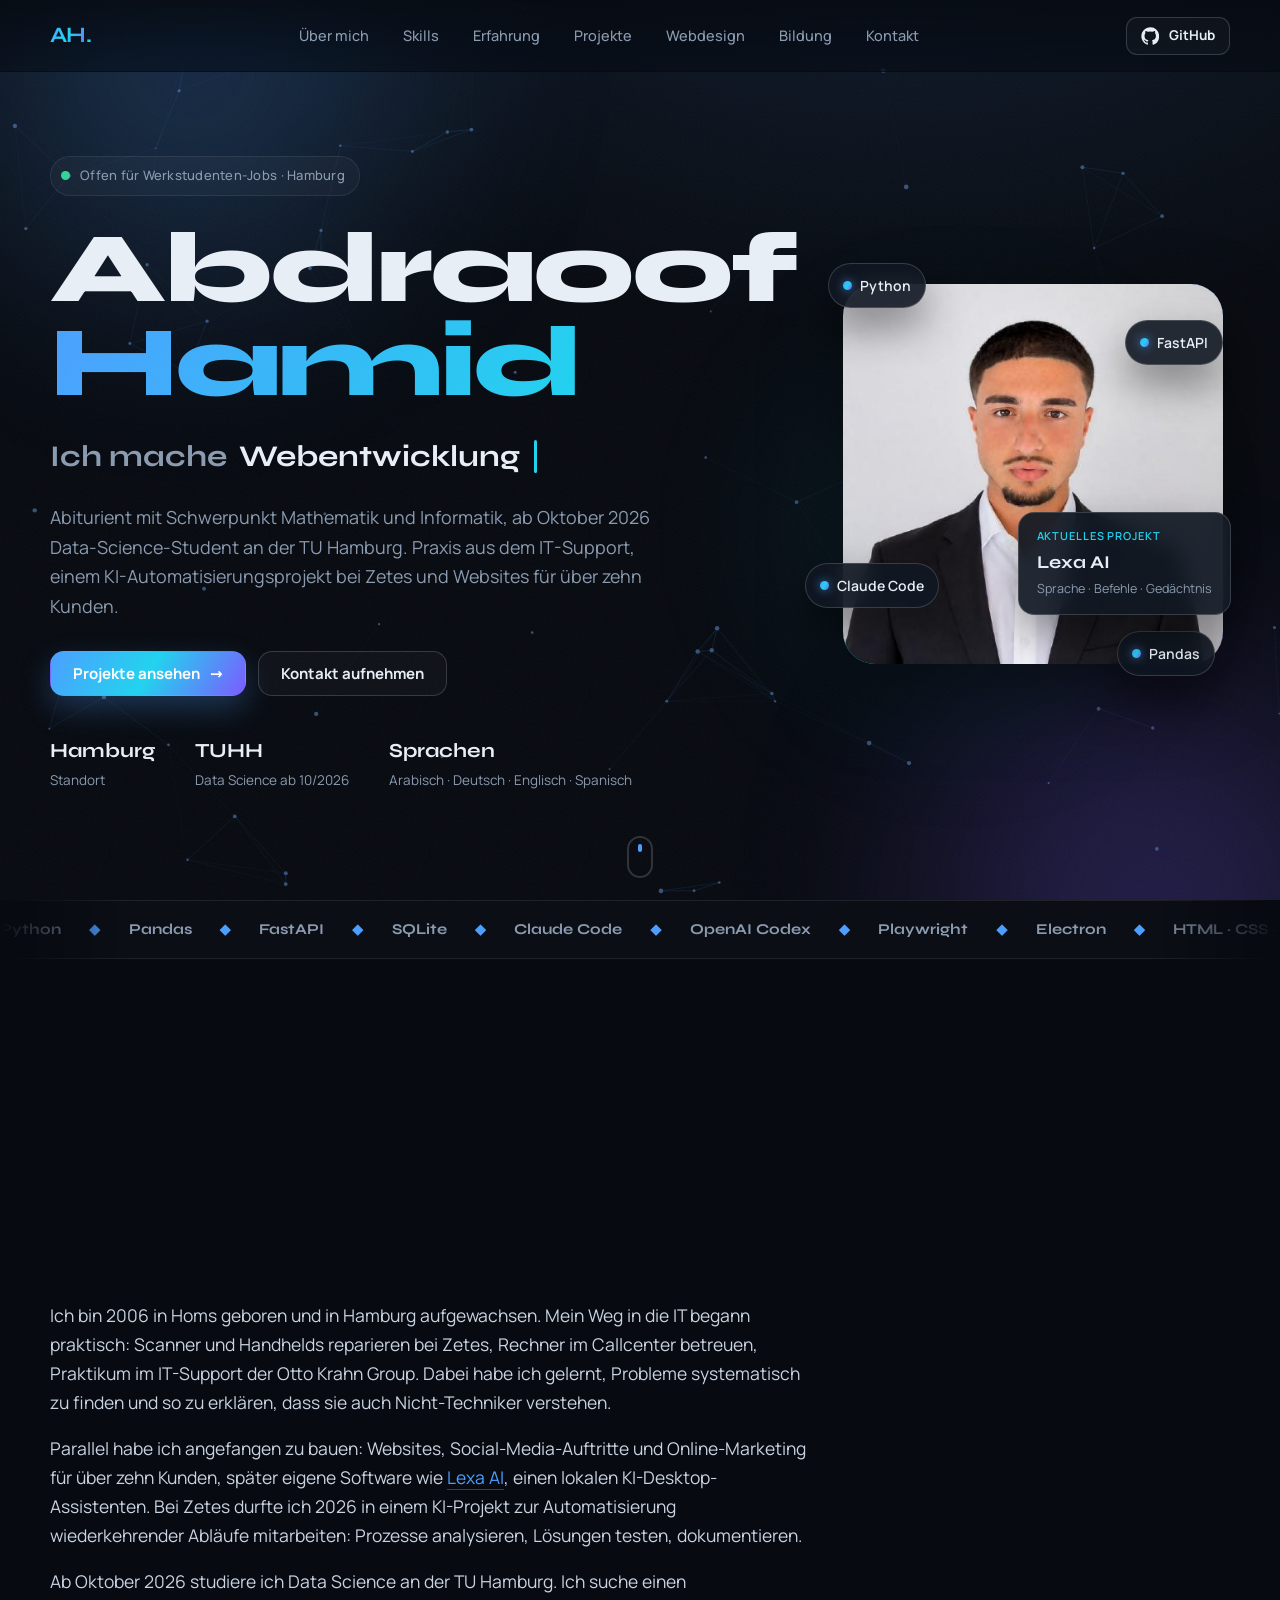
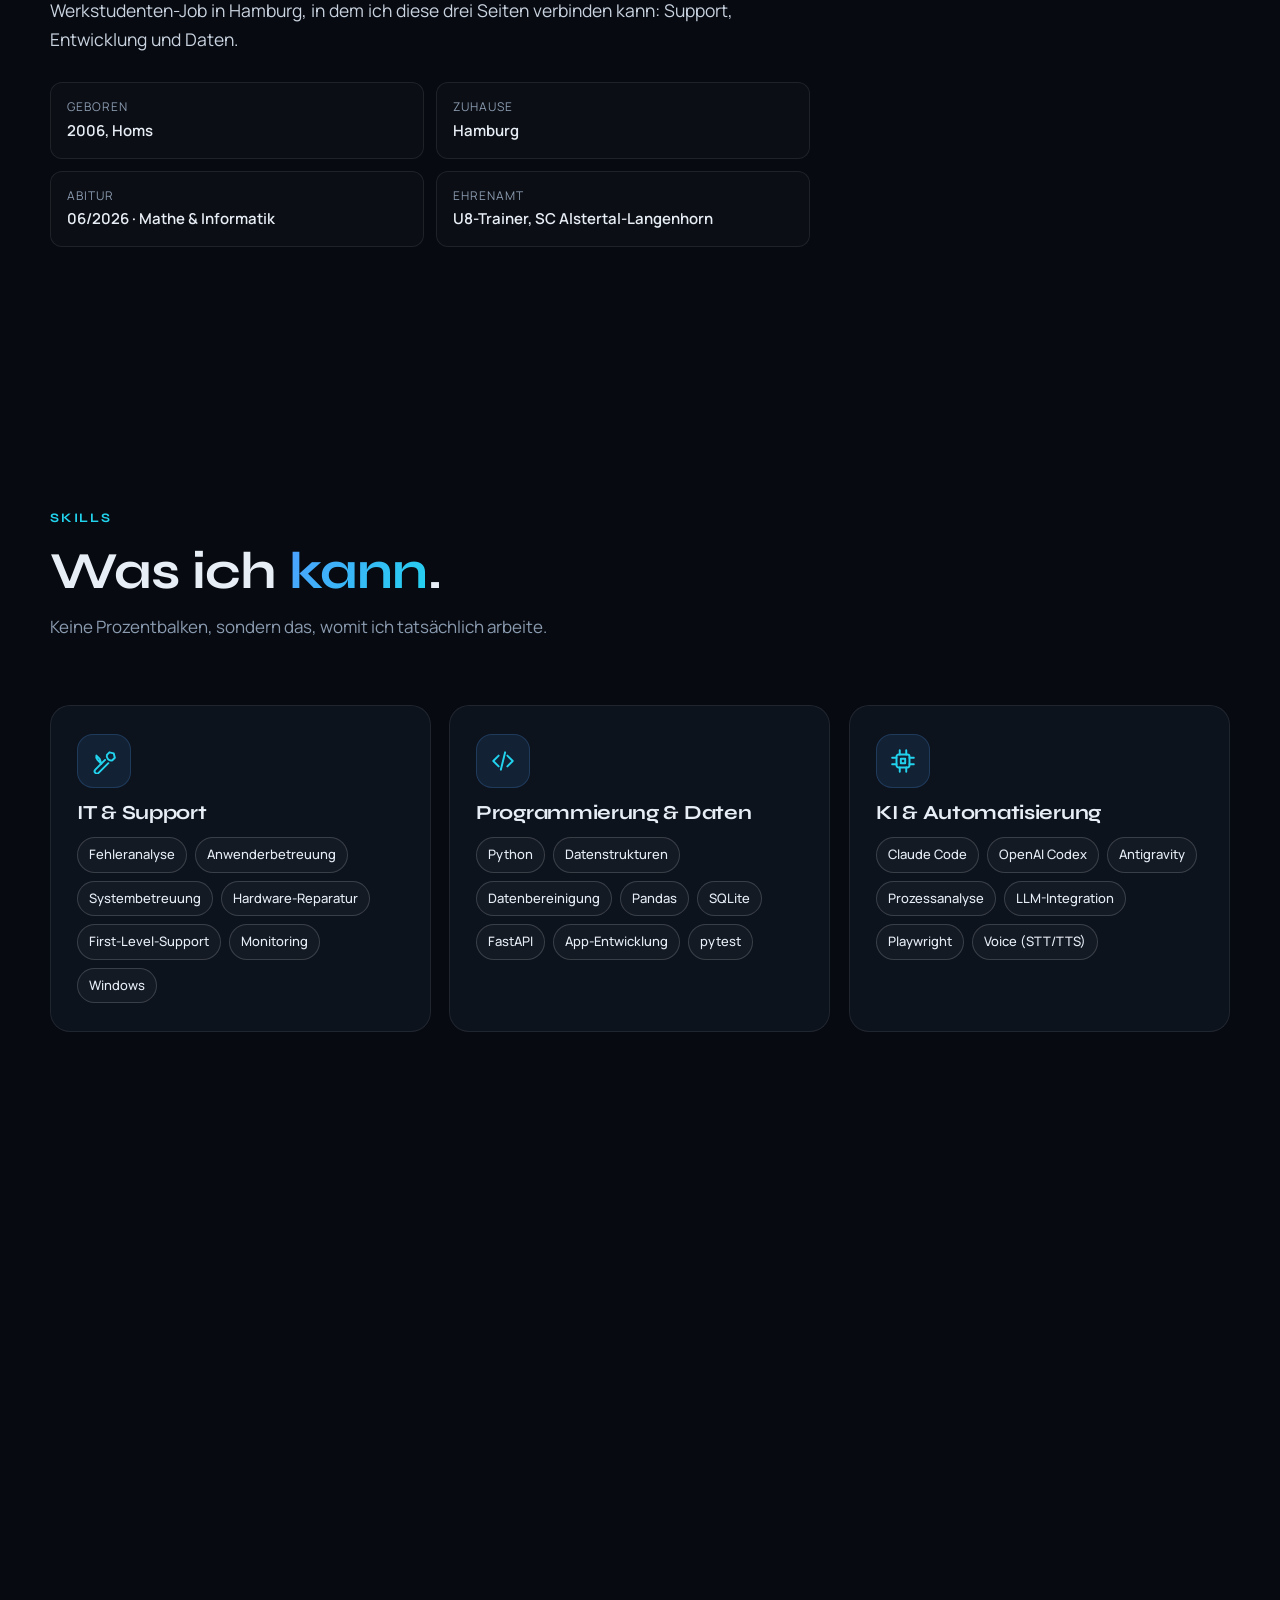
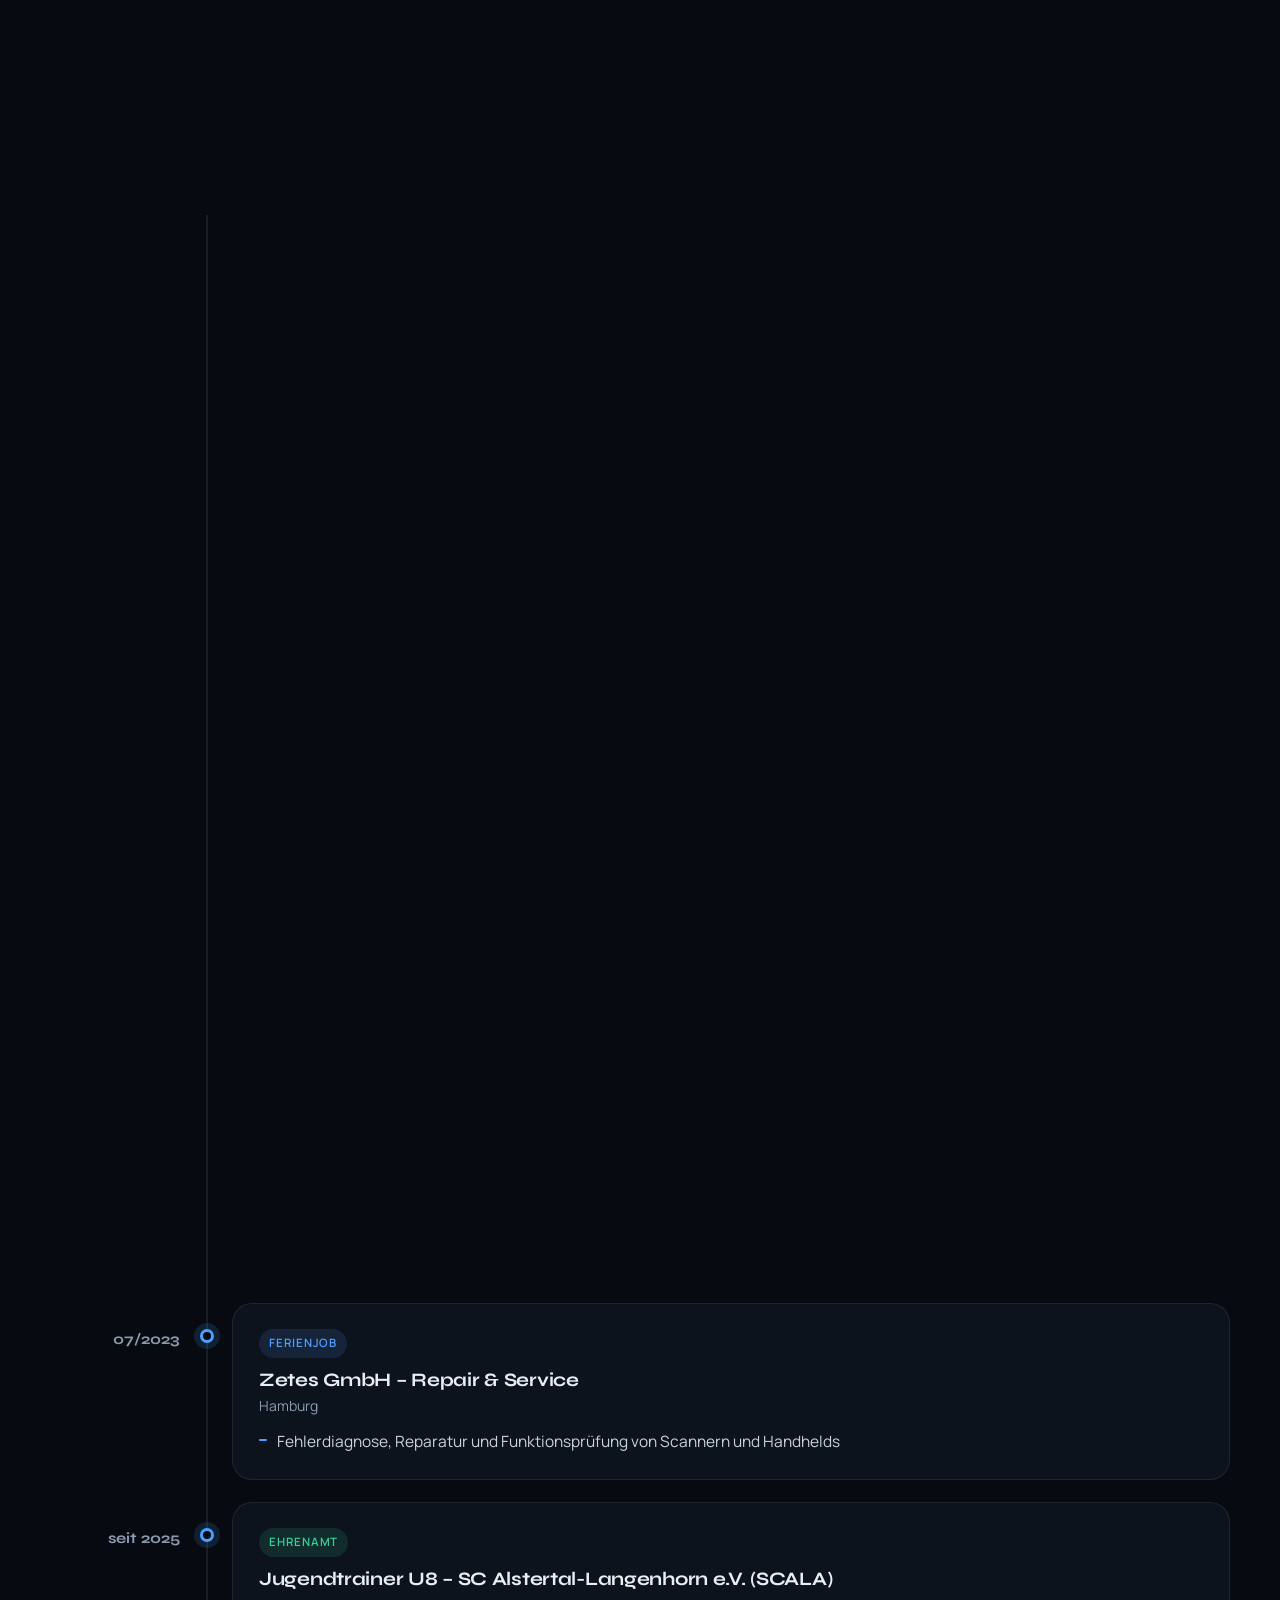
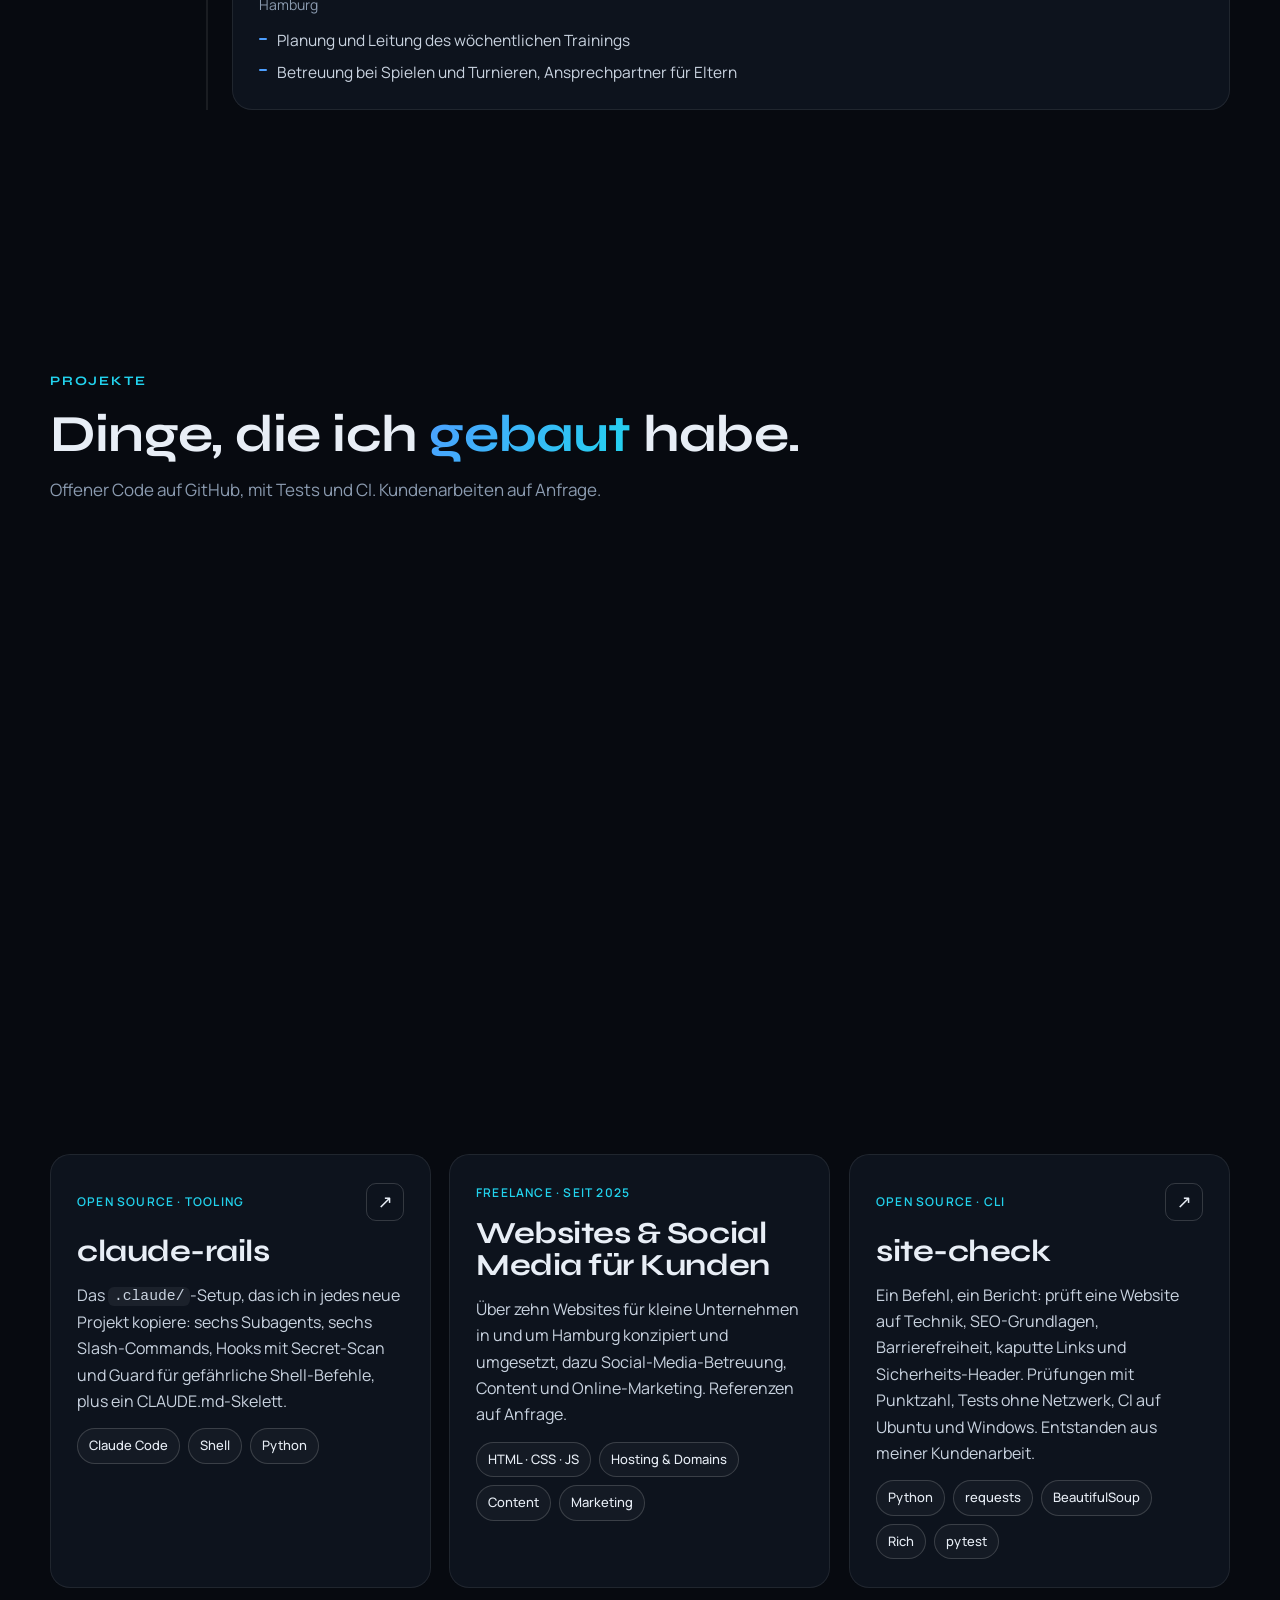
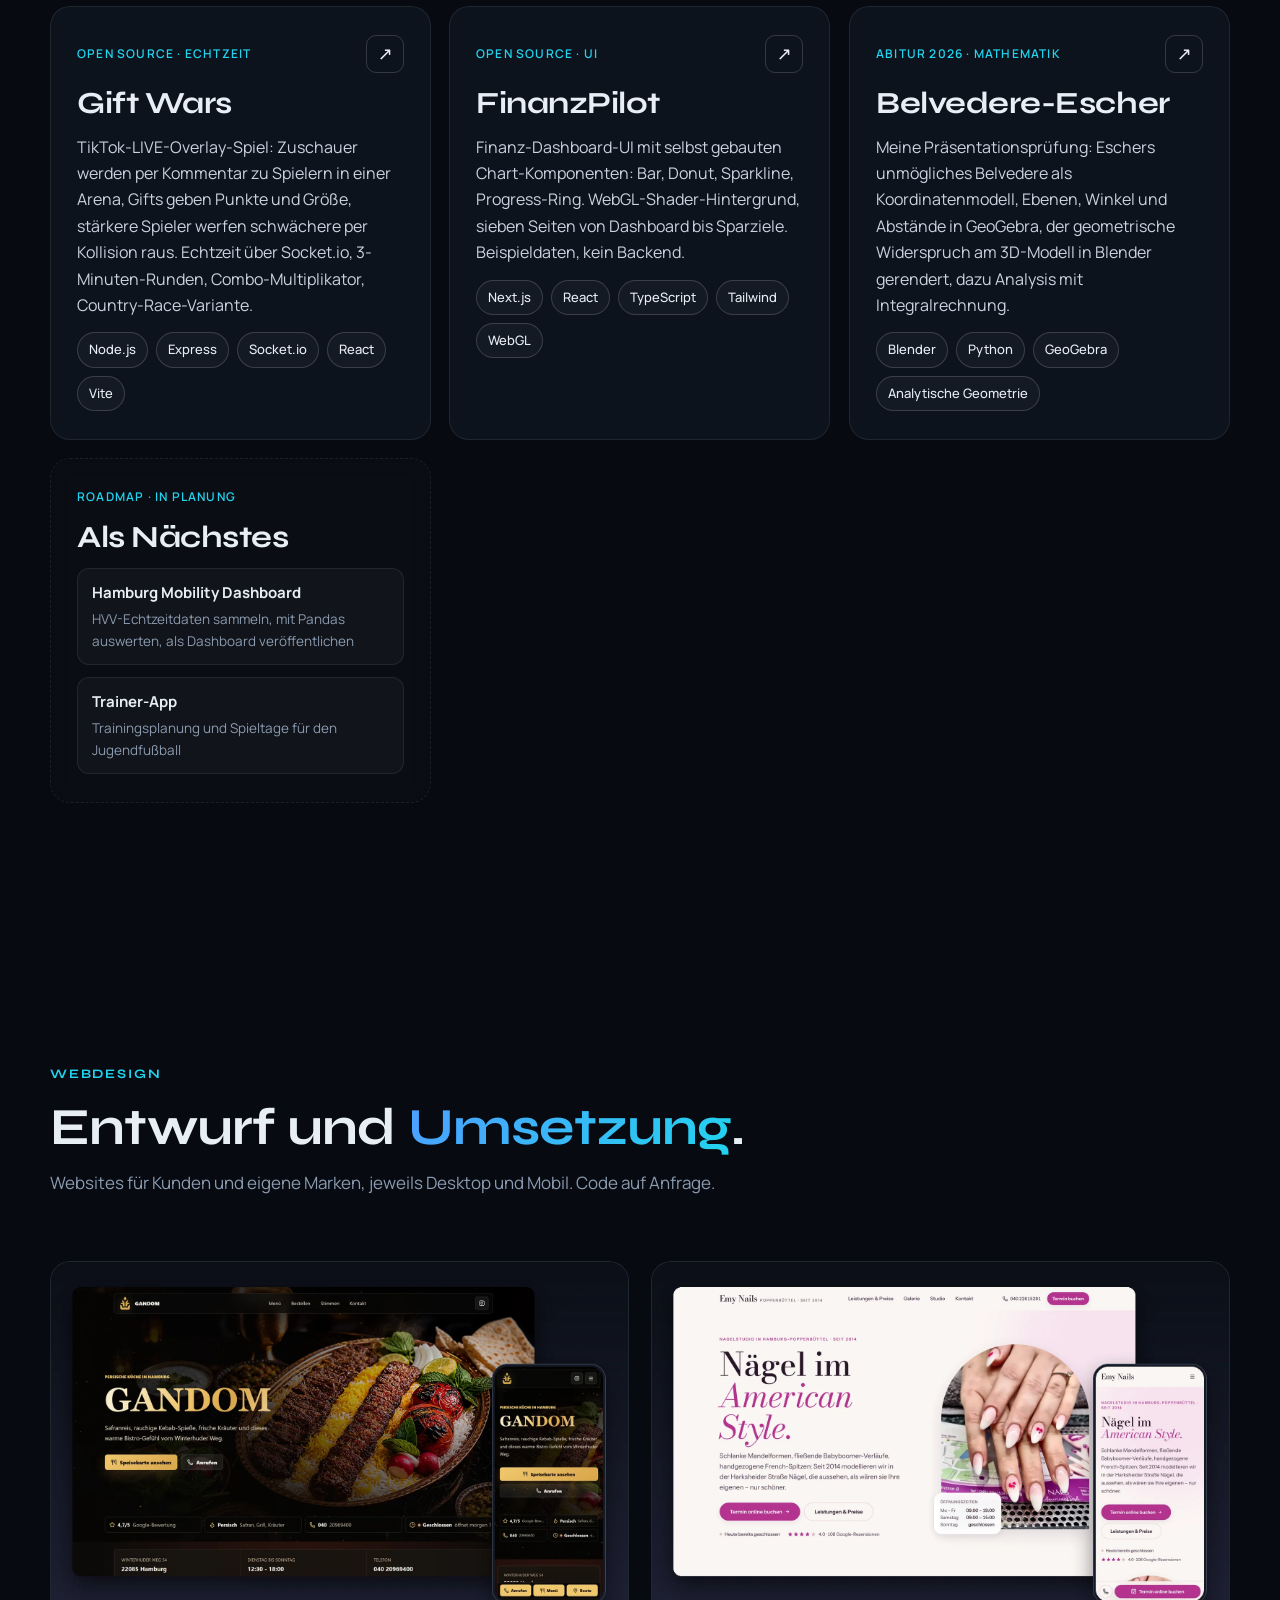
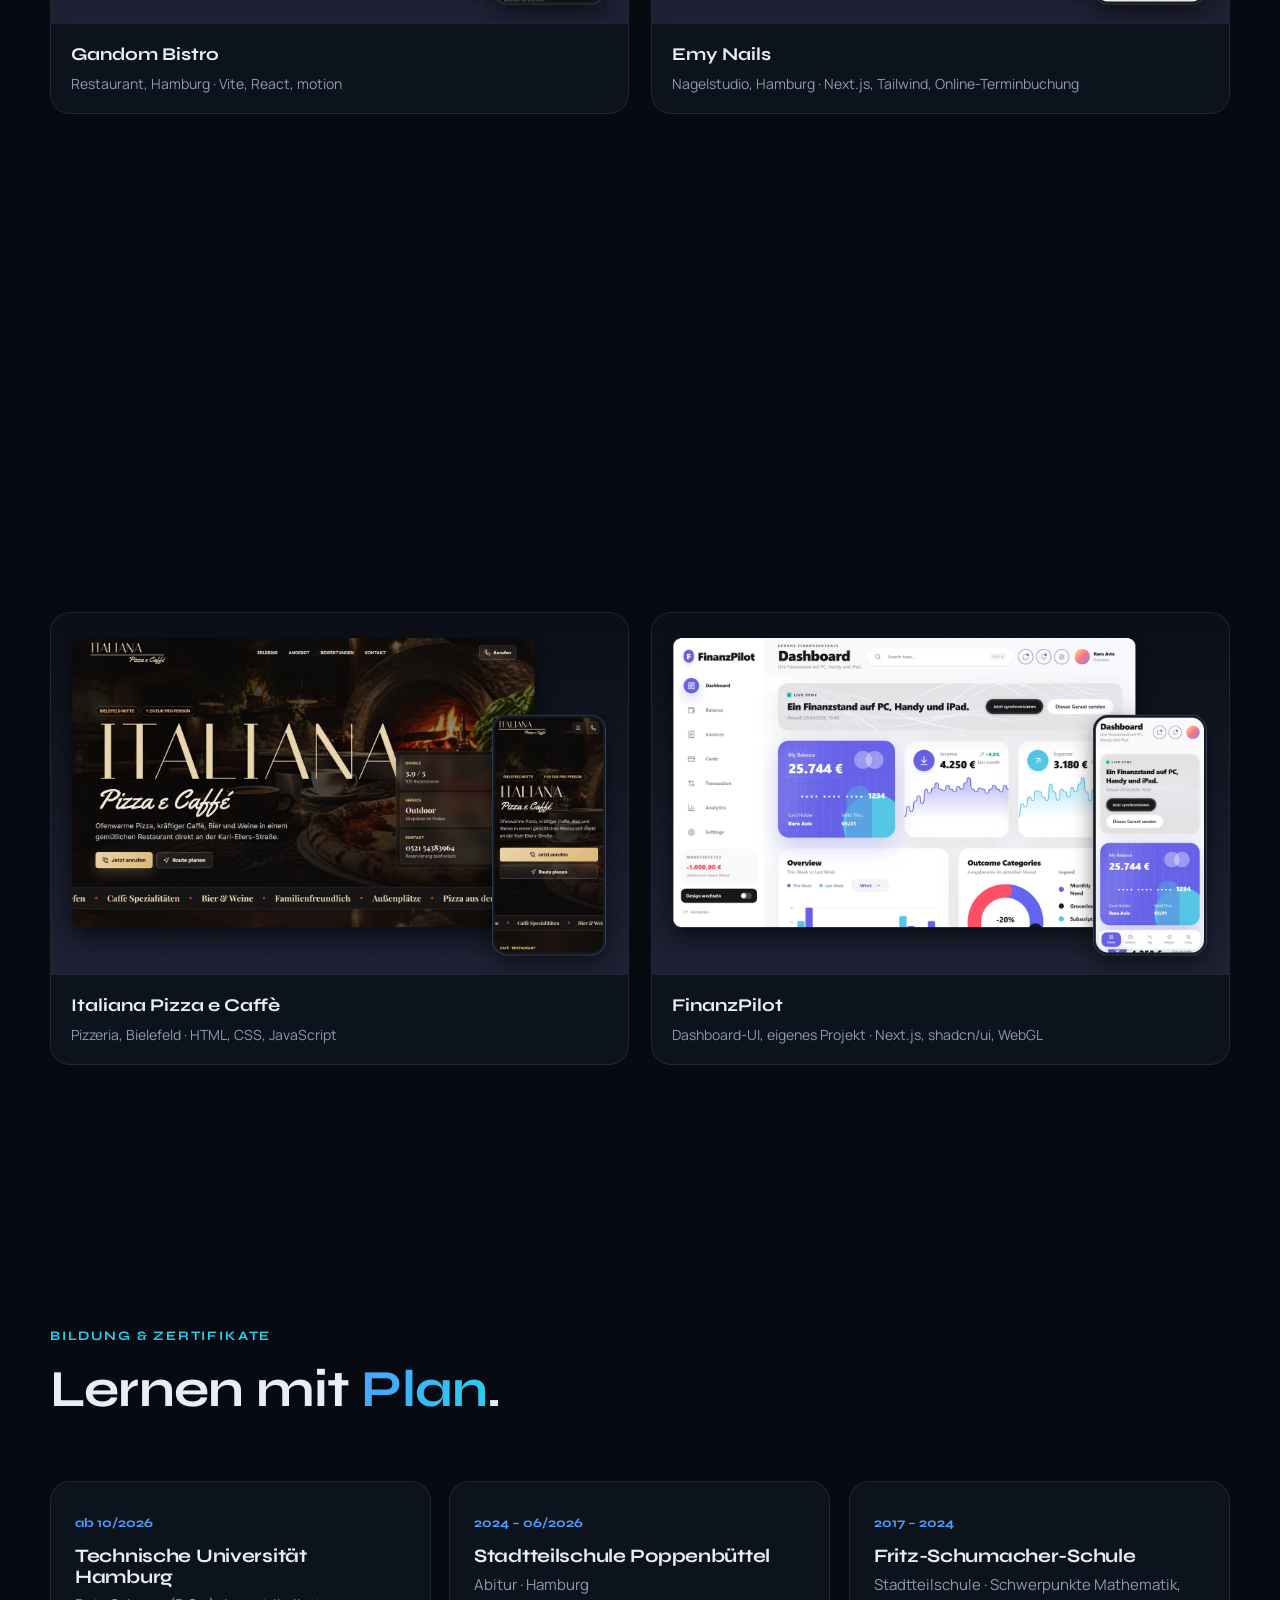
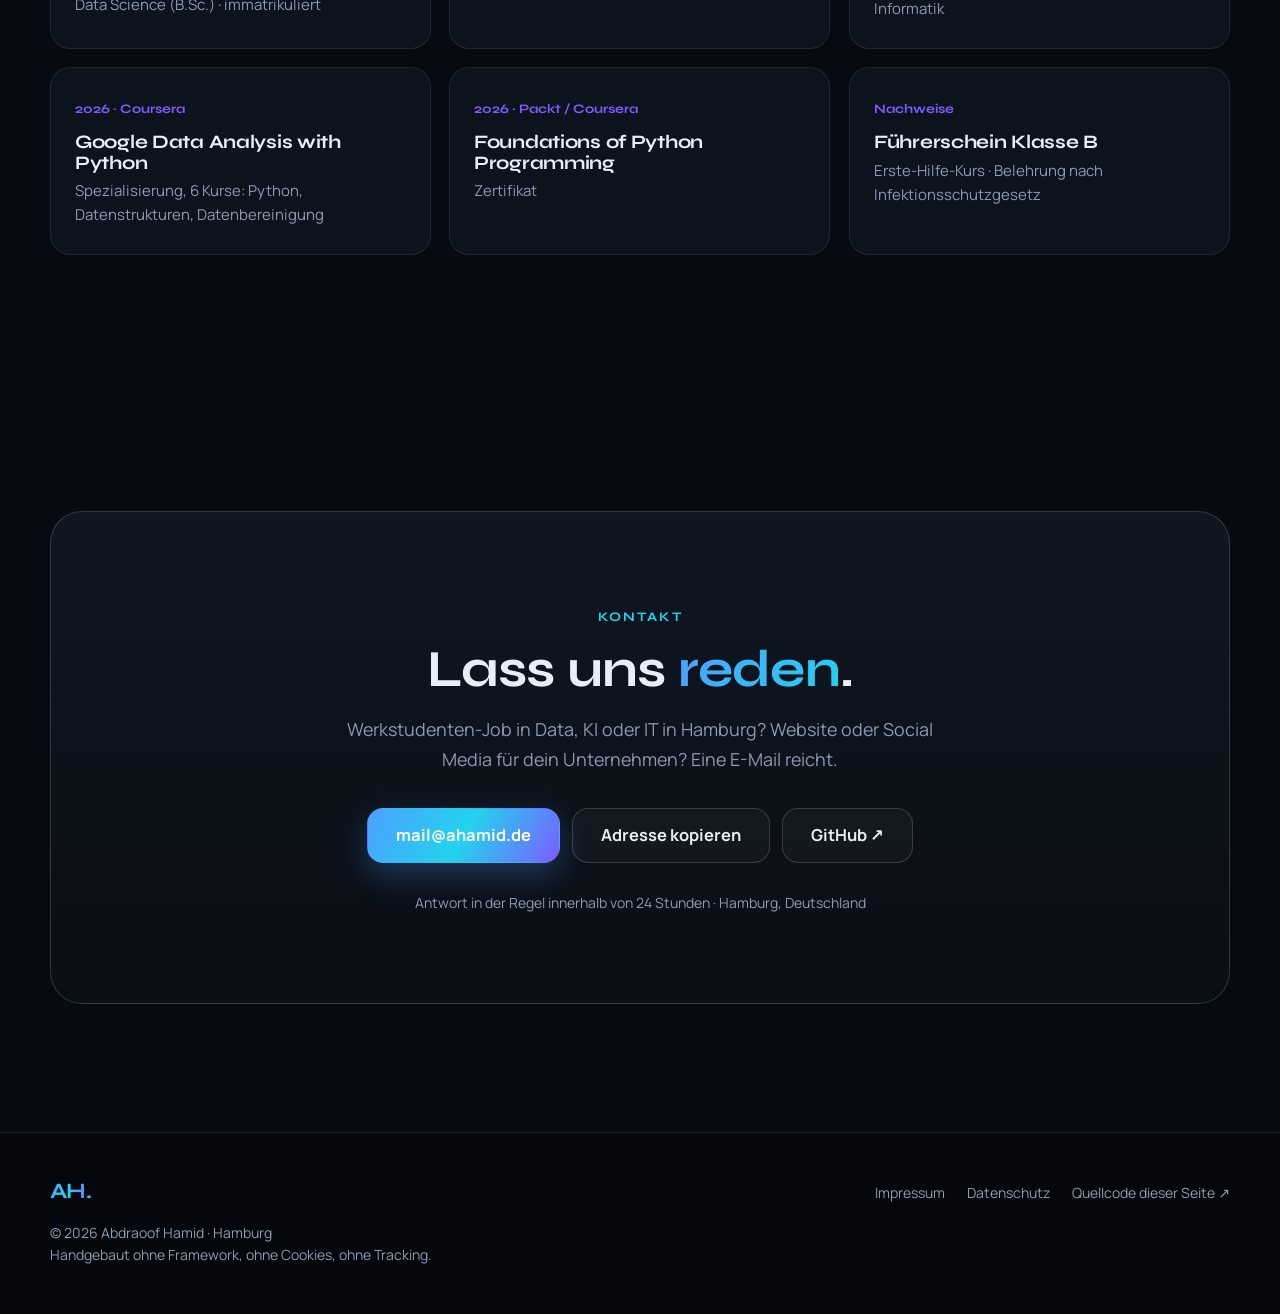
<file: index.html>
<!doctype html>
<html lang="de">
<head>
<meta charset="utf-8">
<meta name="viewport" content="width=device-width, initial-scale=1">
<title>Abdraoof Hamid – IT-Support, Webentwicklung & KI-Automatisierung, Data Science · Hamburg</title>
<meta name="description" content="Portfolio von Abdraoof Hamid aus Hamburg: IT-Support, Webentwicklung für über zehn Kunden, KI-Automatisierung (Lexa AI, Claude Code) und ab 10/2026 Data Science an der TU Hamburg.">
<meta name="author" content="Abdraoof Hamid">
<meta name="theme-color" content="#070a10">
<link rel="canonical" href="https://ahamid.de/">
<meta property="og:type" content="website">
<meta property="og:locale" content="de_DE">
<meta property="og:url" content="https://ahamid.de/">
<meta property="og:title" content="Abdraoof Hamid – Portfolio">
<meta property="og:description" content="IT-Support · Webentwicklung & KI-Automatisierung · Data Science (TUHH). Projekte, Erfahrung und Kontakt.">
<meta property="og:image" content="https://ahamid.de/assets/img/portrait.jpg">
<meta name="twitter:card" content="summary">
<link rel="icon" href="/favicon.svg" type="image/svg+xml">
<link rel="preload" href="/assets/fonts/syne-latin.woff2" as="font" type="font/woff2" crossorigin>
<link rel="preload" href="/assets/fonts/manrope-latin.woff2" as="font" type="font/woff2" crossorigin>
<link rel="stylesheet" href="/assets/css/fonts.css">
<link rel="stylesheet" href="/assets/css/style.css">
<script type="application/ld+json">
{
  "@context": "https://schema.org",
  "@type": "Person",
  "name": "Abdraoof Hamid",
  "url": "https://ahamid.de/",
  "image": "https://ahamid.de/assets/img/portrait.jpg",
  "email": "mailto:mail@ahamid.de",
  "jobTitle": "IT-Support, Webentwicklung & KI-Automatisierung",
  "address": { "@type": "PostalAddress", "addressLocality": "Hamburg", "addressCountry": "DE" },
  "alumniOf": { "@type": "EducationalOrganization", "name": "Technische Universität Hamburg" },
  "sameAs": ["https://github.com/hamid49174"],
  "knowsLanguage": ["ar", "de", "en", "es"]
}
</script>
</head>
<body>
<a class="skip" href="#main">Zum Inhalt springen</a>
<div class="progress" aria-hidden="true"><span></span></div>
<div class="cursor" aria-hidden="true"></div>

<!-- Hintergrund: Aurora-Blobs + Partikelnetz -->
<div class="bg" aria-hidden="true">
  <div class="blob b1"></div>
  <div class="blob b2"></div>
  <div class="blob b3"></div>
  <canvas id="net"></canvas>
  <div class="grain"></div>
</div>

<header class="nav" id="top">
  <div class="wrap nav-inner">
    <a class="logo" href="#top" aria-label="Zur Startseite"><span class="logo-mark">AH</span><span class="logo-dot">.</span></a>
    <nav aria-label="Hauptnavigation">
      <ul class="menu" id="menu">
        <li><a href="#about">Über mich</a></li>
        <li><a href="#skills">Skills</a></li>
        <li><a href="#experience">Erfahrung</a></li>
        <li><a href="#projects">Projekte</a></li>
        <li><a href="#work">Webdesign</a></li>
        <li><a href="#education">Bildung</a></li>
        <li><a href="#contact">Kontakt</a></li>
      </ul>
    </nav>
    <div class="nav-actions">
      <a class="btn btn-ghost btn-sm" href="https://github.com/hamid49174" target="_blank" rel="noopener me">
        <svg viewBox="0 0 24 24" aria-hidden="true"><path fill="currentColor" d="M12 .5A11.5 11.5 0 0 0 .5 12.3c0 5.2 3.3 9.6 7.9 11.2.6.1.8-.3.8-.6v-2.1c-3.2.7-3.9-1.5-3.9-1.5-.5-1.4-1.3-1.7-1.3-1.7-1-.7.1-.7.1-.7 1.2.1 1.8 1.2 1.8 1.2 1 1.8 2.7 1.3 3.4 1 .1-.8.4-1.3.7-1.6-2.6-.3-5.3-1.3-5.3-5.9 0-1.3.5-2.4 1.2-3.2-.1-.3-.5-1.5.1-3.2 0 0 1-.3 3.3 1.2a11 11 0 0 1 6 0c2.3-1.5 3.3-1.2 3.3-1.2.6 1.7.2 2.9.1 3.2.8.8 1.2 1.9 1.2 3.2 0 4.6-2.7 5.6-5.3 5.9.4.4.8 1.1.8 2.2v3.3c0 .3.2.7.8.6a11.6 11.6 0 0 0 7.9-11.2A11.5 11.5 0 0 0 12 .5z"/></svg>
        GitHub
      </a>
      <button class="burger" id="burger" aria-label="Menü öffnen" aria-expanded="false" aria-controls="menu"><span></span><span></span><span></span></button>
    </div>
  </div>
</header>

<main id="main">

<!-- ═══════════════ HERO ═══════════════ -->
<section class="hero" id="hero">
  <div class="wrap hero-grid">
    <div class="hero-copy">
      <span class="pill rise"><span class="pulse"></span>Offen für Werkstudenten-Jobs · Hamburg</span>
      <h1 class="rise d1">Abdraoof<br><span class="grad">Hamid</span></h1>
      <p class="role rise d2" aria-live="polite">
        <span class="role-fixed">Ich mache</span>
        <span class="type" id="type" data-words="IT-Support|Webentwicklung|KI-Automatisierung|Data Science|Social-Media-Marketing">IT-Support</span><span class="caret" aria-hidden="true"></span>
      </p>
      <p class="lead rise d3">Abiturient mit Schwerpunkt Mathematik und Informatik, ab Oktober 2026 Data-Science-Student an der TU Hamburg. Praxis aus dem IT-Support, einem KI-Automatisierungsprojekt bei Zetes und Websites für über zehn Kunden.</p>
      <div class="cta rise d4">
        <a class="btn btn-primary magnetic" href="#projects">Projekte ansehen <span class="arrow">→</span></a>
        <a class="btn btn-ghost magnetic" href="#contact">Kontakt aufnehmen</a>
      </div>
      <ul class="hero-meta rise d5" aria-label="Kurzprofil">
        <li><strong>Hamburg</strong><span>Standort</span></li>
        <li><strong>TUHH</strong><span>Data Science ab 10/2026</span></li>
        <li><strong>Sprachen</strong><span>Arabisch · Deutsch · Englisch · Spanisch</span></li>
      </ul>
    </div>

    <div class="hero-visual rise d2">
      <div class="portrait tilt" data-tilt>
        <div class="portrait-ring"></div>
        <img src="/assets/img/portrait.jpg" width="460" height="460" alt="Porträt von Abdraoof Hamid" loading="eager" decoding="async">
        <div class="shine"></div>
      </div>
      <div class="float chip c1"><span class="dot" aria-hidden="true"></span>Python</div>
      <div class="float chip c2"><span class="dot" aria-hidden="true"></span>FastAPI</div>
      <div class="float chip c3"><span class="dot" aria-hidden="true"></span>Claude Code</div>
      <div class="float chip c4"><span class="dot" aria-hidden="true"></span>Pandas</div>
      <div class="float card-mini c5">
        <span class="mini-label">Aktuelles Projekt</span>
        <strong>Lexa AI</strong>
        <span class="mini-sub">Sprache · Befehle · Gedächtnis</span>
      </div>
    </div>
  </div>
  <a class="scroll-cue" href="#about" aria-label="Weiter scrollen"><span></span></a>
</section>

<!-- ═══════════════ MARQUEE ═══════════════ -->
<div class="marquee" aria-hidden="true">
  <div class="marquee-track">
    <span>Python</span><i>◆</i><span>Pandas</span><i>◆</i><span>FastAPI</span><i>◆</i><span>SQLite</span><i>◆</i><span>Claude Code</span><i>◆</i><span>OpenAI Codex</span><i>◆</i><span>Playwright</span><i>◆</i><span>Electron</span><i>◆</i><span>HTML · CSS · JavaScript</span><i>◆</i><span>Git</span><i>◆</i><span>Windows</span><i>◆</i><span>Premiere Pro</span><i>◆</i><span>After Effects</span><i>◆</i><span>Photoshop</span><i>◆</i><span>Blender</span><i>◆</i><span>Social Media</span><i>◆</i><span>Online-Marketing</span><i>◆</i>
    <span>Python</span><i>◆</i><span>Pandas</span><i>◆</i><span>FastAPI</span><i>◆</i><span>SQLite</span><i>◆</i><span>Claude Code</span><i>◆</i><span>OpenAI Codex</span><i>◆</i><span>Playwright</span><i>◆</i><span>Electron</span><i>◆</i><span>HTML · CSS · JavaScript</span><i>◆</i><span>Git</span><i>◆</i><span>Windows</span><i>◆</i><span>Premiere Pro</span><i>◆</i><span>After Effects</span><i>◆</i><span>Photoshop</span><i>◆</i><span>Blender</span><i>◆</i><span>Social Media</span><i>◆</i><span>Online-Marketing</span><i>◆</i>
  </div>
</div>

<!-- ═══════════════ ÜBER MICH ═══════════════ -->
<section class="section" id="about">
  <div class="wrap">
    <div class="section-head reveal">
      <span class="eyebrow">Über mich</span>
      <h2>Zwischen Support-Ticket, <span class="grad">Code</span> und Datensatz.</h2>
    </div>
    <div class="about-grid">
      <div class="about-text reveal">
        <p>Ich bin 2006 in Homs geboren und in Hamburg aufgewachsen. Mein Weg in die IT begann praktisch: Scanner und Handhelds reparieren bei Zetes, Rechner im Callcenter betreuen, Praktikum im IT-Support der Otto Krahn Group. Dabei habe ich gelernt, Probleme systematisch zu finden und so zu erklären, dass sie auch Nicht-Techniker verstehen.</p>
        <p>Parallel habe ich angefangen zu bauen: Websites, Social-Media-Auftritte und Online-Marketing für über zehn Kunden, später eigene Software wie <a href="#projects">Lexa AI</a>, einen lokalen KI-Desktop-Assistenten. Bei Zetes durfte ich 2026 in einem KI-Projekt zur Automatisierung wiederkehrender Abläufe mitarbeiten: Prozesse analysieren, Lösungen testen, dokumentieren.</p>
        <p>Ab Oktober 2026 studiere ich Data Science an der TU Hamburg. Ich suche einen Werkstudenten-Job in Hamburg, in dem ich diese drei Seiten verbinden kann: Support, Entwicklung und Daten.</p>
        <div class="facts">
          <div class="fact"><span class="fact-k">Geboren</span><span class="fact-v">2006, Homs</span></div>
          <div class="fact"><span class="fact-k">Zuhause</span><span class="fact-v">Hamburg</span></div>
          <div class="fact"><span class="fact-k">Abitur</span><span class="fact-v">06/2026 · Mathe & Informatik</span></div>
          <div class="fact"><span class="fact-k">Ehrenamt</span><span class="fact-v">U8-Trainer, SC Alstertal-Langenhorn</span></div>
        </div>
      </div>
      </div>
    </div>
</section>

<!-- ═══════════════ SKILLS ═══════════════ -->
<section class="section" id="skills">
  <div class="wrap">
    <div class="section-head reveal">
      <span class="eyebrow">Skills</span>
      <h2>Was ich <span class="grad">kann</span>.</h2>
      <p class="section-sub">Keine Prozentbalken, sondern das, womit ich tatsächlich arbeite.</p>
    </div>
    <div class="skills-grid">
      <article class="skill tilt reveal" data-tilt>
        <div class="skill-ico" aria-hidden="true"><svg viewBox="0 0 24 24" fill="none" stroke="currentColor" stroke-width="1.8" stroke-linecap="round" stroke-linejoin="round"><path d="M14.7 6.3a4 4 0 0 0 5 5L22 9l-1-4-4-1-2.3 2.3z"/><path d="M13 11 4 20a2 2 0 0 0 3 3l9-9"/><path d="M9.5 14.5 6 11a4 4 0 0 1-1-4l3 3z"/></svg></div>
        <h3>IT & Support</h3>
        <ul class="tags"><li>Fehleranalyse</li><li>Anwenderbetreuung</li><li>Systembetreuung</li><li>Hardware-Reparatur</li><li>First-Level-Support</li><li>Monitoring</li><li>Windows</li></ul>
      </article>
      <article class="skill tilt reveal d1" data-tilt>
        <div class="skill-ico" aria-hidden="true"><svg viewBox="0 0 24 24" fill="none" stroke="currentColor" stroke-width="1.8" stroke-linecap="round" stroke-linejoin="round"><path d="m8 7-5 5 5 5"/><path d="m16 7 5 5-5 5"/><path d="m14 4-4 16"/></svg></div>
        <h3>Programmierung & Daten</h3>
        <ul class="tags"><li>Python</li><li>Datenstrukturen</li><li>Datenbereinigung</li><li>Pandas</li><li>SQLite</li><li>FastAPI</li><li>App-Entwicklung</li><li>pytest</li></ul>
      </article>
      <article class="skill tilt reveal d2" data-tilt>
        <div class="skill-ico" aria-hidden="true"><svg viewBox="0 0 24 24" fill="none" stroke="currentColor" stroke-width="1.8" stroke-linecap="round" stroke-linejoin="round"><rect x="6" y="6" width="12" height="12" rx="2"/><path d="M9 2v4M15 2v4M9 18v4M15 18v4M2 9h4M2 15h4M18 9h4M18 15h4"/><path d="M10 10h4v4h-4z"/></svg></div>
        <h3>KI & Automatisierung</h3>
        <ul class="tags"><li>Claude Code</li><li>OpenAI Codex</li><li>Antigravity</li><li>Prozessanalyse</li><li>LLM-Integration</li><li>Playwright</li><li>Voice (STT/TTS)</li></ul>
      </article>
      <article class="skill tilt reveal d3" data-tilt>
        <div class="skill-ico" aria-hidden="true"><svg viewBox="0 0 24 24" fill="none" stroke="currentColor" stroke-width="1.8" stroke-linecap="round" stroke-linejoin="round"><circle cx="12" cy="12" r="9"/><path d="M3 12h18M12 3a14 14 0 0 1 0 18M12 3a14 14 0 0 0 0 18"/></svg></div>
        <h3>Web & Marketing</h3>
        <ul class="tags"><li>HTML · CSS · JavaScript</li><li>Electron</li><li>Webentwicklung</li><li>Social Media</li><li>Content-Erstellung</li><li>Online-Marketing</li></ul>
      </article>
      <article class="skill tilt reveal d4" data-tilt>
        <div class="skill-ico" aria-hidden="true"><svg viewBox="0 0 24 24" fill="none" stroke="currentColor" stroke-width="1.8" stroke-linecap="round" stroke-linejoin="round"><rect x="3" y="4" width="18" height="16" rx="2"/><path d="M3 9h18M8 4v5M16 4v5M8 15h.01M12 15h.01M16 15h.01"/></svg></div>
        <h3>Software & Creative</h3>
        <ul class="tags"><li>VS Code</li><li>Git & GitHub Actions</li><li>MS Office</li><li>Premiere Pro</li><li>After Effects</li><li>Photoshop</li><li>Blender</li></ul>
      </article>
      <article class="skill tilt reveal d5" data-tilt>
        <div class="skill-ico" aria-hidden="true"><svg viewBox="0 0 24 24" fill="none" stroke="currentColor" stroke-width="1.8" stroke-linecap="round" stroke-linejoin="round"><path d="M4 5h9M8.5 3v2M11 5c-.8 3.6-3 6.4-6 8.5"/><path d="M6.5 9c1 2 2.6 3.6 4.5 4.5"/><path d="m13 21 4.5-10L22 21M14.8 17h5.4"/></svg></div>
        <h3>Sprachen</h3>
        <ul class="langs">
          <li><span>Arabisch</span><em>Muttersprache</em></li>
          <li><span>Deutsch</span><em>verhandlungssicher</em></li>
          <li><span>Englisch</span><em>C1</em></li>
          <li><span>Spanisch</span><em>Grundkenntnisse</em></li>
        </ul>
      </article>
    </div>
  </div>
</section>

<!-- ═══════════════ ERFAHRUNG ═══════════════ -->
<section class="section" id="experience">
  <div class="wrap">
    <div class="section-head reveal">
      <span class="eyebrow">Erfahrung</span>
      <h2>Stationen seit <span class="grad">2023</span>.</h2>
    </div>
    <ol class="timeline" id="timeline">
      <li class="tl-item reveal">
        <div class="tl-date">seit 03/2025</div>
        <div class="tl-card tilt" data-tilt>
          <span class="tl-tag">Nebentätigkeit</span>
          <h3>Freiberuflich – Webentwicklung, Social Media & Marketing</h3>
          <p class="tl-org">Hamburg</p>
          <ul>
            <li>Websites für über zehn Kunden konzipiert und umgesetzt</li>
            <li>Social-Media-Betreuung, Content-Erstellung und Online-Marketing</li>
          </ul>
        </div>
      </li>
      <li class="tl-item reveal">
        <div class="tl-date">07 – 08/2026</div>
        <div class="tl-card tilt" data-tilt>
          <span class="tl-tag tl-tag-ai">KI-Projekt</span>
          <h3>Zetes GmbH – KI-Projekt & Prozessautomatisierung</h3>
          <p class="tl-org">Ferienjob · Hamburg</p>
          <ul>
            <li>Mitarbeit im KI-Projekt zur Automatisierung wiederkehrender Abläufe</li>
            <li>Prozessanalyse, Test und Dokumentation KI-gestützter Lösungen</li>
          </ul>
        </div>
      </li>
      <li class="tl-item reveal">
        <div class="tl-date">07/2025 – 07/2026</div>
        <div class="tl-card tilt" data-tilt>
          <span class="tl-tag">Aushilfe</span>
          <h3>Studyheads – Personaldienstleister</h3>
          <p class="tl-org">Hamburg</p>
          <ul>
            <li>Einsätze bei Kunden: Aufbau von Stadion-Werbeflächen, Kassentätigkeit</li>
          </ul>
        </div>
      </li>
      <li class="tl-item reveal">
        <div class="tl-date">07/2024 – 07/2025</div>
        <div class="tl-card tilt" data-tilt>
          <span class="tl-tag">IT-Support</span>
          <h3>Gess Phone and Field – IT-Support</h3>
          <p class="tl-org">Aushilfe · Callcenter · Hamburg</p>
          <ul>
            <li>Einrichtung und Betreuung der Callcenter-Software an den Arbeitsplätzen</li>
            <li>First-Level-Support bei PC-Problemen, Monitoring der Rechner</li>
          </ul>
        </div>
      </li>
      <li class="tl-item reveal">
        <div class="tl-date">09/2023</div>
        <div class="tl-card tilt" data-tilt>
          <span class="tl-tag">Praktikum</span>
          <h3>Otto Krahn Group – IT-Support</h3>
          <p class="tl-org">3 Wochen · Hamburg</p>
          <ul>
            <li>Betreuung und Wartung von IT-Systemen im Betriebsalltag</li>
          </ul>
        </div>
      </li>
      <li class="tl-item reveal">
        <div class="tl-date">07/2023</div>
        <div class="tl-card tilt" data-tilt>
          <span class="tl-tag">Ferienjob</span>
          <h3>Zetes GmbH – Repair & Service</h3>
          <p class="tl-org">Hamburg</p>
          <ul>
            <li>Fehlerdiagnose, Reparatur und Funktionsprüfung von Scannern und Handhelds</li>
          </ul>
        </div>
      </li>
      <li class="tl-item reveal">
        <div class="tl-date">seit 2025</div>
        <div class="tl-card tl-card-volunteer tilt" data-tilt>
          <span class="tl-tag tl-tag-green">Ehrenamt</span>
          <h3>Jugendtrainer U8 – SC Alstertal-Langenhorn e.V. (SCALA)</h3>
          <p class="tl-org">Hamburg</p>
          <ul>
            <li>Planung und Leitung des wöchentlichen Trainings</li>
            <li>Betreuung bei Spielen und Turnieren, Ansprechpartner für Eltern</li>
          </ul>
        </div>
      </li>
    </ol>
  </div>
</section>

<!-- ═══════════════ PROJEKTE ═══════════════ -->
<section class="section" id="projects">
  <div class="wrap">
    <div class="section-head reveal">
      <span class="eyebrow">Projekte</span>
      <h2>Dinge, die ich <span class="grad">gebaut</span> habe.</h2>
      <p class="section-sub">Offener Code auf GitHub, mit Tests und CI. Kundenarbeiten auf Anfrage.</p>
    </div>

    <div class="projects">
      <article class="project project-featured tilt reveal" data-tilt>
        <div class="project-glow"></div>
        <div class="project-head">
          <span class="project-kind">Featured · Open Source · MIT</span>
          <div class="project-links">
            <a class="btn btn-ghost btn-sm" href="https://github.com/hamid49174/lexa-ai" target="_blank" rel="noopener">Code auf GitHub ↗</a>
          </div>
        </div>
        <h3>Lexa AI</h3>
        <p class="project-lead">Lokaler KI-Desktop-Assistent für Windows. Steuert den PC per Sprache und Chat, lokal-first, privat, mit optionalen Cloud-Providern.</p>
        <ul class="project-points">
          <li><strong>PC-Steuerung:</strong> Apps, Fenster, Prozesse, Netzwerk, Dienste, Autostart</li>
          <li><strong>Voice-Pipeline:</strong> Deepgram, Groq Whisper, faster-whisper · Cartesia, ElevenLabs, Windows SAPI</li>
          <li><strong>Browser-Automation</strong> mit Playwright, Gedächtnis mit SQLite FTS5</li>
          <li><strong>Sicherheit:</strong> 3-Tier-Whitelist, Prompt-Injection-Defense, Rate Limiting, Audit Log</li>
          <li><strong>Qualität:</strong> automatisierte Tests, Quality Gates und Release-Checks auf GitHub Actions</li>
        </ul>
        <ul class="tags tags-dark"><li>Python</li><li>FastAPI</li><li>Electron</li><li>SQLite</li><li>Playwright</li><li>Gemini</li><li>PyInstaller</li></ul>
        <figure class="project-shot"><img src="/assets/img/work/lexa-card.webp" width="1600" height="1000" alt="Lexa AI: Startbildschirm mit Sprach-Orb und Eingabefeld" loading="lazy" decoding="async"></figure>
      </article>

      <article class="project tilt reveal d1" data-tilt>
        <div class="project-head">
          <span class="project-kind">Open Source · Tooling</span>
          <a class="icon-link" href="https://github.com/hamid49174/claude-rails" target="_blank" rel="noopener" aria-label="claude-rails auf GitHub">↗</a>
        </div>
        <h3>claude-rails</h3>
        <p>Das <code>.claude/</code>-Setup, das ich in jedes neue Projekt kopiere: sechs Subagents, sechs Slash-Commands, Hooks mit Secret-Scan und Guard für gefährliche Shell-Befehle, plus ein CLAUDE.md-Skelett.</p>
        <ul class="tags"><li>Claude Code</li><li>Shell</li><li>Python</li></ul>
      </article>

      <article class="project tilt reveal d2" data-tilt>
        <div class="project-head">
          <span class="project-kind">Freelance · seit 2025</span>
        </div>
        <h3>Websites & Social Media für Kunden</h3>
        <p>Über zehn Websites für kleine Unternehmen in und um Hamburg konzipiert und umgesetzt, dazu Social-Media-Betreuung, Content und Online-Marketing. Referenzen auf Anfrage.</p>
        <ul class="tags"><li>HTML · CSS · JS</li><li>Hosting & Domains</li><li>Content</li><li>Marketing</li></ul>
      </article>

      <article class="project tilt reveal d3" data-tilt>
        <div class="project-head">
          <span class="project-kind">Open Source · CLI</span>
          <a class="icon-link" href="https://github.com/hamid49174/site-check" target="_blank" rel="noopener" aria-label="site-check auf GitHub">↗</a>
        </div>
        <h3>site-check</h3>
        <p>Ein Befehl, ein Bericht: prüft eine Website auf Technik, SEO-Grundlagen, Barrierefreiheit, kaputte Links und Sicherheits-Header. Prüfungen mit Punktzahl, Tests ohne Netzwerk, CI auf Ubuntu und Windows. Entstanden aus meiner Kundenarbeit.</p>
        <ul class="tags"><li>Python</li><li>requests</li><li>BeautifulSoup</li><li>Rich</li><li>pytest</li></ul>
      </article>

      <article class="project tilt reveal d1" data-tilt>
        <div class="project-head">
          <span class="project-kind">Open Source · Echtzeit</span>
          <a class="icon-link" href="https://github.com/hamid49174/gift-wars" target="_blank" rel="noopener" aria-label="Gift Wars auf GitHub">↗</a>
        </div>
        <h3>Gift Wars</h3>
        <p>TikTok-LIVE-Overlay-Spiel: Zuschauer werden per Kommentar zu Spielern in einer Arena, Gifts geben Punkte und Größe, stärkere Spieler werfen schwächere per Kollision raus. Echtzeit über Socket.io, 3-Minuten-Runden, Combo-Multiplikator, Country-Race-Variante.</p>
        <ul class="tags"><li>Node.js</li><li>Express</li><li>Socket.io</li><li>React</li><li>Vite</li></ul>
      </article>

      <article class="project tilt reveal d2" data-tilt>
        <div class="project-head">
          <span class="project-kind">Open Source · UI</span>
          <a class="icon-link" href="https://github.com/hamid49174/finanzpilot" target="_blank" rel="noopener" aria-label="FinanzPilot auf GitHub">↗</a>
        </div>
        <h3>FinanzPilot</h3>
        <p>Finanz-Dashboard-UI mit selbst gebauten Chart-Komponenten: Bar, Donut, Sparkline, Progress-Ring. WebGL-Shader-Hintergrund, sieben Seiten von Dashboard bis Sparziele. Beispieldaten, kein Backend.</p>
        <ul class="tags"><li>Next.js</li><li>React</li><li>TypeScript</li><li>Tailwind</li><li>WebGL</li></ul>
      </article>

      <article class="project tilt reveal d3" data-tilt>
        <div class="project-head">
          <span class="project-kind">Abitur 2026 · Mathematik</span>
          <a class="icon-link" href="https://github.com/hamid49174/belvedere-escher-blender" target="_blank" rel="noopener" aria-label="Belvedere-Escher auf GitHub">↗</a>
        </div>
        <h3>Belvedere-Escher</h3>
        <p>Meine Präsentationsprüfung: Eschers unmögliches Belvedere als Koordinatenmodell, Ebenen, Winkel und Abstände in GeoGebra, der geometrische Widerspruch am 3D-Modell in Blender gerendert, dazu Analysis mit Integralrechnung.</p>
        <ul class="tags"><li>Blender</li><li>Python</li><li>GeoGebra</li><li>Analytische Geometrie</li></ul>
      </article>

      <article class="project project-roadmap reveal d4">
        <div class="project-head"><span class="project-kind">Roadmap · in Planung</span></div>
        <h3>Als Nächstes</h3>
        <ul class="roadmap">
          <li><strong>Hamburg Mobility Dashboard</strong><span>HVV-Echtzeitdaten sammeln, mit Pandas auswerten, als Dashboard veröffentlichen</span></li>
          <li><strong>Trainer-App</strong><span>Trainingsplanung und Spieltage für den Jugendfußball</span></li>
        </ul>
      </article>
    </div>
  </div>
</section>

<!-- ═══════════════ WEBDESIGN ═══════════════ -->
<section class="section" id="work">
  <div class="wrap">
    <div class="section-head reveal">
      <span class="eyebrow">Webdesign</span>
      <h2>Entwurf und <span class="grad">Umsetzung</span>.</h2>
      <p class="section-sub">Websites für Kunden und eigene Marken, jeweils Desktop und Mobil. Code auf Anfrage.</p>
    </div>
    <div class="work-grid">
      <figure class="work tilt reveal" data-tilt>
        <img src="/assets/img/work/gandom-card.webp" width="1600" height="1000" alt="Website-Entwurf Gandom Bistro: dunkles Design mit goldener Schrift, Desktop und Handy" loading="lazy" decoding="async">
        <figcaption><strong>Gandom Bistro</strong><span>Restaurant, Hamburg · Vite, React, motion</span></figcaption>
      </figure>
      <figure class="work tilt reveal d1" data-tilt>
        <img src="/assets/img/work/emy-nails-card.webp" width="1600" height="1000" alt="Website-Entwurf Emy Nails: helles Design in Rosé mit Serifenschrift, Desktop und Handy" loading="lazy" decoding="async">
        <figcaption><strong>Emy Nails</strong><span>Nagelstudio, Hamburg · Next.js, Tailwind, Online-Terminbuchung</span></figcaption>
      </figure>
      <figure class="work tilt reveal d2" data-tilt>
        <img src="/assets/img/work/nordwebsolution-card.webp" width="1600" height="1000" alt="Website-Entwurf NordWebSolution: dunkles Design mit blauen Akzenten, Desktop und Handy" loading="lazy" decoding="async">
        <figcaption><strong>NordWebSolution</strong><span>Web-Agentur, eigene Marke · Next.js 16, React 19, Tailwind</span></figcaption>
      </figure>
      <figure class="work tilt reveal d3" data-tilt>
        <img src="/assets/img/work/ga-cleanconcept-card.webp" width="1600" height="1000" alt="Website-Entwurf G&amp;A Clean Concept: blaues Design mit Fotos, Desktop und Handy" loading="lazy" decoding="async">
        <figcaption><strong>G&amp;A Clean Concept</strong><span>Gebäudeservice, Hamburg · HTML, CSS, JavaScript</span></figcaption>
      </figure>
      <figure class="work tilt reveal d4" data-tilt>
        <img src="/assets/img/work/italiana-card.webp" width="1600" height="1000" alt="Website-Entwurf Italiana Pizza e Caffè, Desktop und Handy" loading="lazy" decoding="async">
        <figcaption><strong>Italiana Pizza e Caffè</strong><span>Pizzeria, Bielefeld · HTML, CSS, JavaScript</span></figcaption>
      </figure>
      <figure class="work tilt reveal d5" data-tilt>
        <img src="/assets/img/work/finanzpilot-card.webp" width="1600" height="1000" alt="FinanzPilot: Finanz-Dashboard mit Diagrammen, Desktop und Handy" loading="lazy" decoding="async">
        <figcaption><strong>FinanzPilot</strong><span>Dashboard-UI, eigenes Projekt · Next.js, shadcn/ui, WebGL</span></figcaption>
      </figure>
    </div>
  </div>
</section>

<!-- ═══════════════ BILDUNG ═══════════════ -->
<section class="section" id="education">
  <div class="wrap">
    <div class="section-head reveal">
      <span class="eyebrow">Bildung & Zertifikate</span>
      <h2>Lernen mit <span class="grad">Plan</span>.</h2>
    </div>
    <div class="edu-grid">
      <article class="edu tilt reveal" data-tilt>
        <span class="edu-when">ab 10/2026</span>
        <h3>Technische Universität Hamburg</h3>
        <p>Data Science (B.Sc.) · immatrikuliert</p>
      </article>
      <article class="edu tilt reveal d1" data-tilt>
        <span class="edu-when">2024 – 06/2026</span>
        <h3>Stadtteilschule Poppenbüttel</h3>
        <p>Abitur · Hamburg</p>
      </article>
      <article class="edu tilt reveal d2" data-tilt>
        <span class="edu-when">2017 – 2024</span>
        <h3>Fritz-Schumacher-Schule</h3>
        <p>Stadtteilschule · Schwerpunkte Mathematik, Informatik</p>
      </article>
      <article class="edu edu-cert tilt reveal d3" data-tilt>
        <span class="edu-when">2026 · Coursera</span>
        <h3>Google Data Analysis with Python</h3>
        <p>Spezialisierung, 6 Kurse: Python, Datenstrukturen, Datenbereinigung</p>
      </article>
      <article class="edu edu-cert tilt reveal d4" data-tilt>
        <span class="edu-when">2026 · Packt / Coursera</span>
        <h3>Foundations of Python Programming</h3>
        <p>Zertifikat</p>
      </article>
      <article class="edu edu-cert tilt reveal d5" data-tilt>
        <span class="edu-when">Nachweise</span>
        <h3>Führerschein Klasse B</h3>
        <p>Erste-Hilfe-Kurs · Belehrung nach Infektionsschutzgesetz</p>
      </article>
    </div>
  </div>
</section>

<!-- ═══════════════ KONTAKT ═══════════════ -->
<section class="section contact" id="contact">
  <div class="wrap">
    <div class="contact-card reveal">
      <div class="contact-glow"></div>
      <span class="eyebrow">Kontakt</span>
      <h2>Lass uns <span class="grad">reden</span>.</h2>
      <p class="lead">Werkstudenten-Job in Data, KI oder IT in Hamburg? Website oder Social Media für dein Unternehmen? Eine E-Mail reicht.</p>
      <div class="contact-actions">
        <a class="btn btn-primary btn-lg magnetic" href="mailto:mail@ahamid.de">mail@ahamid.de</a>
        <button class="btn btn-ghost btn-lg magnetic" id="copyMail" type="button" data-mail="mail@ahamid.de">Adresse kopieren</button>
        <a class="btn btn-ghost btn-lg magnetic" href="https://github.com/hamid49174" target="_blank" rel="noopener me">GitHub ↗</a>
      </div>
      <p class="contact-foot">Antwort in der Regel innerhalb von 24 Stunden · Hamburg, Deutschland</p>
    </div>
  </div>
</section>

</main>

<footer class="footer">
  <div class="wrap footer-inner">
    <div>
      <a class="logo" href="#top" aria-label="Nach oben"><span class="logo-mark">AH</span><span class="logo-dot">.</span></a>
      <p class="footer-note">© 2026 Abdraoof Hamid · Hamburg<br>Handgebaut ohne Framework, ohne Cookies, ohne Tracking.</p>
    </div>
    <ul class="footer-links">
      <li><a href="/impressum.html">Impressum</a></li>
      <li><a href="/datenschutz.html">Datenschutz</a></li>
      <li><a href="https://github.com/hamid49174/ahamid.de" target="_blank" rel="noopener">Quellcode dieser Seite ↗</a></li>
    </ul>
  </div>
</footer>

<div class="toast" id="toast" role="status" aria-live="polite"></div>

<script src="/assets/js/main.js" defer></script>
</body>
</html>
</file>
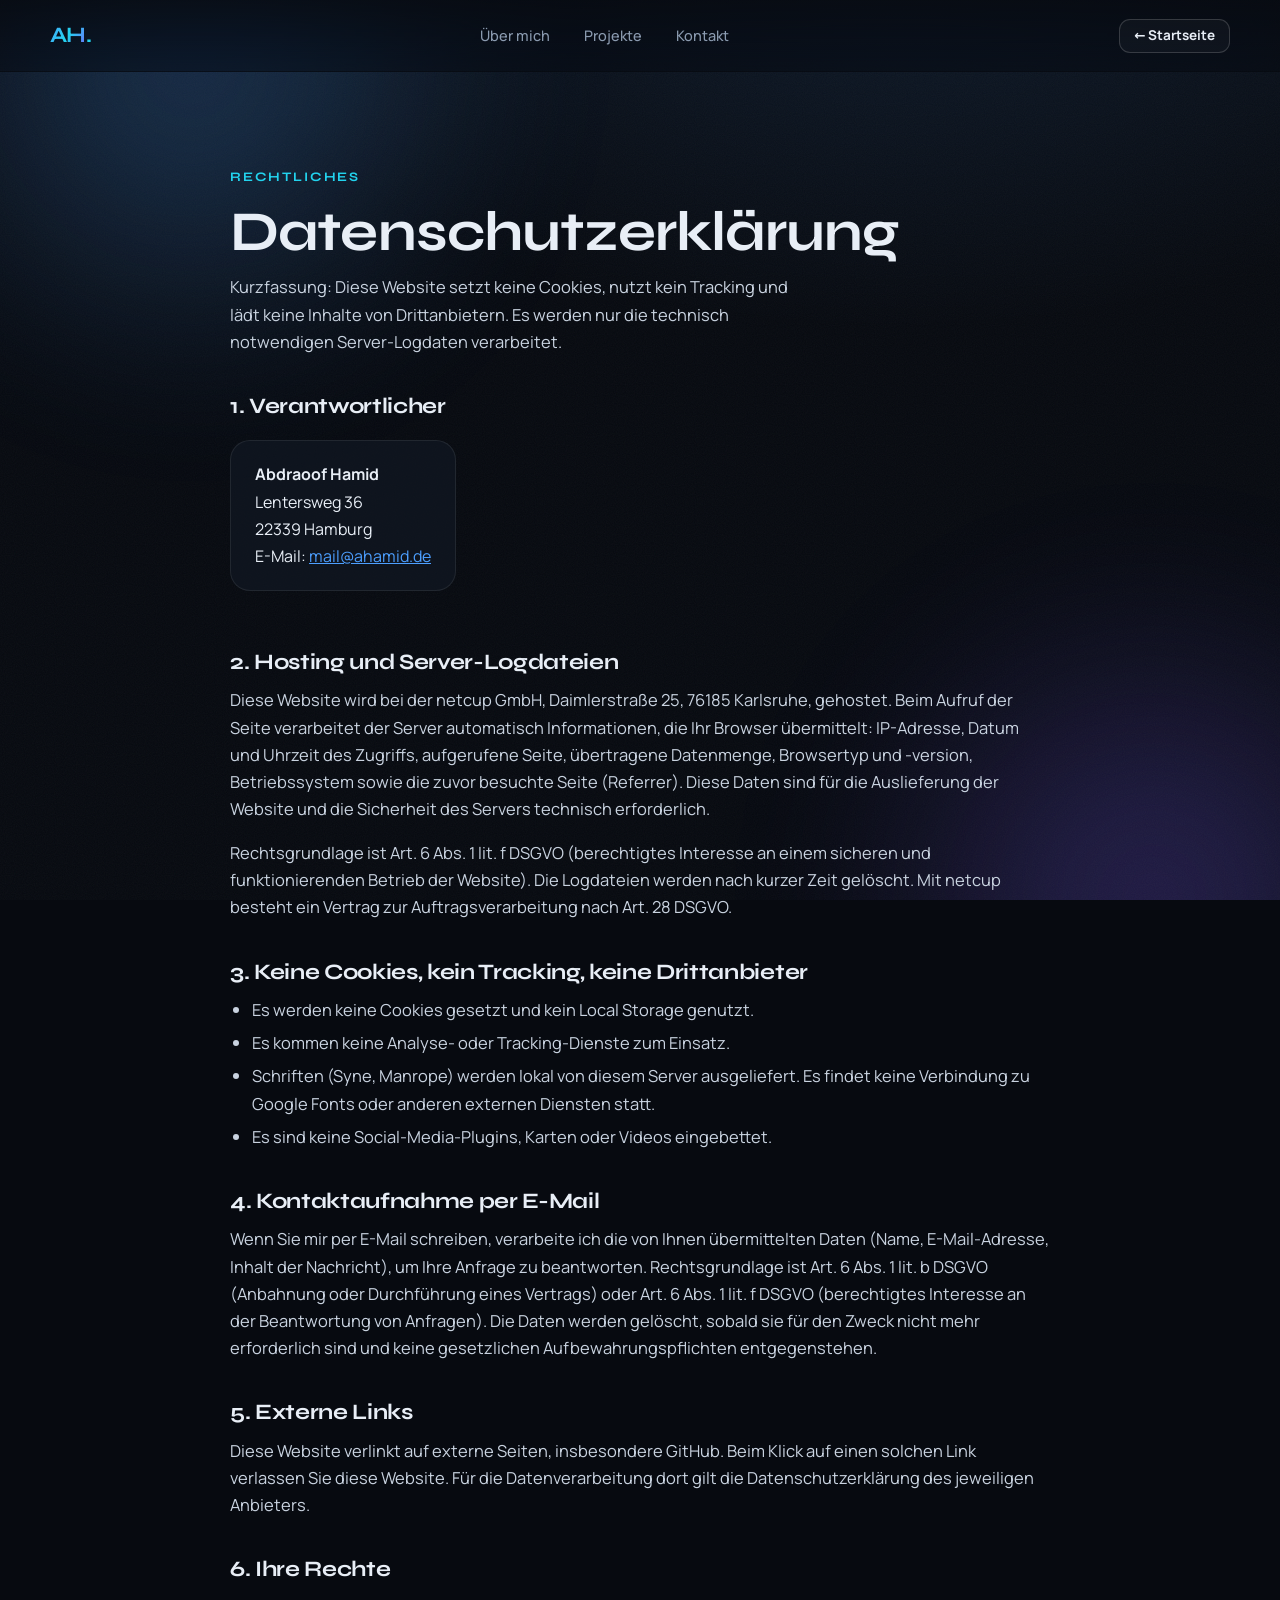
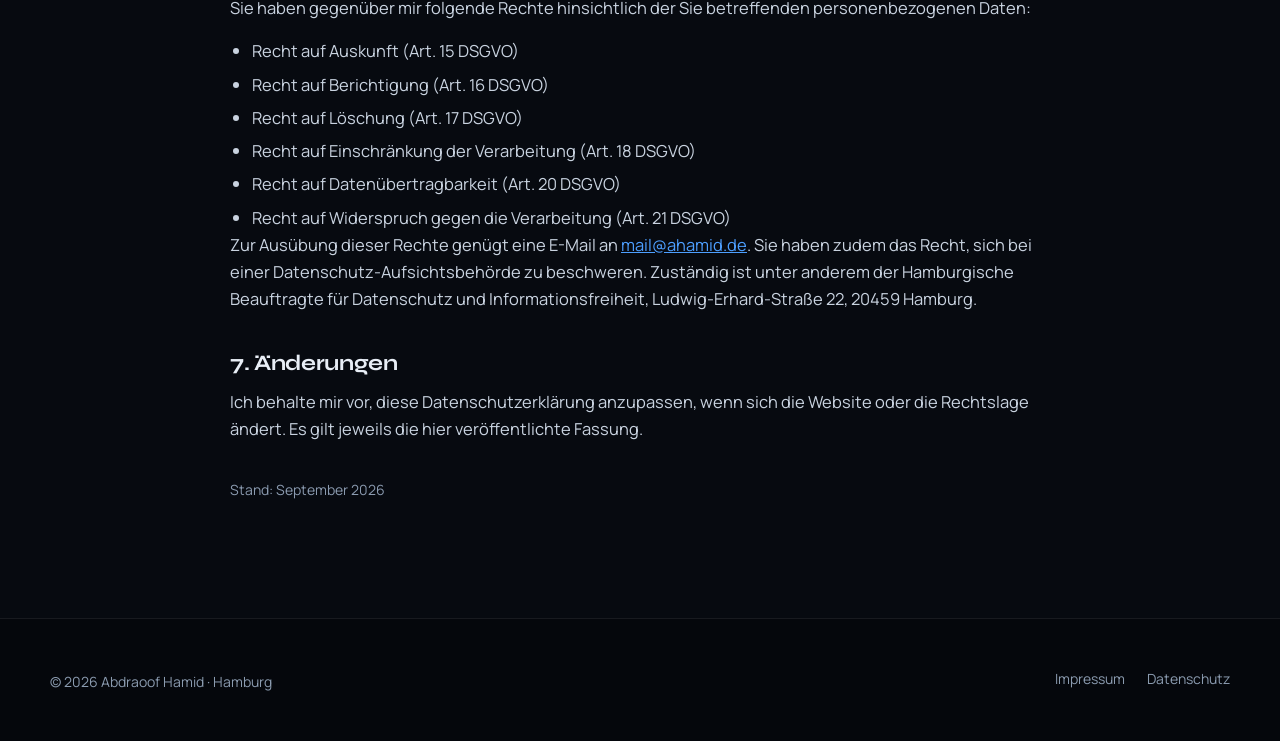
<file: datenschutz.html>
<!doctype html>
<html lang="de">
<head>
<meta charset="utf-8">
<meta name="viewport" content="width=device-width, initial-scale=1">
<title>Datenschutzerklärung · Abdraoof Hamid</title>
<meta name="description" content="Datenschutzerklärung der Website ahamid.de: keine Cookies, kein Tracking, Schriften lokal gehostet.">
<meta name="robots" content="noindex, follow">
<meta name="theme-color" content="#070a10">
<link rel="canonical" href="https://ahamid.de/datenschutz.html">
<link rel="icon" href="/favicon.svg" type="image/svg+xml">
<link rel="stylesheet" href="/assets/css/fonts.css">
<link rel="stylesheet" href="/assets/css/style.css">
</head>
<body>
<a class="skip" href="#main">Zum Inhalt springen</a>
<div class="bg" aria-hidden="true"><div class="blob b1"></div><div class="blob b2"></div><div class="grain"></div></div>

<header class="nav">
  <div class="wrap nav-inner">
    <a class="logo" href="/" aria-label="Zur Startseite"><span class="logo-mark">AH</span><span class="logo-dot">.</span></a>
    <nav aria-label="Hauptnavigation">
      <ul class="menu">
        <li><a href="/#about">Über mich</a></li>
        <li><a href="/#projects">Projekte</a></li>
        <li><a href="/#contact">Kontakt</a></li>
      </ul>
    </nav>
    <div class="nav-actions"><a class="btn btn-ghost btn-sm" href="/">← Startseite</a></div>
  </div>
</header>

<main id="main" class="page">
  <div class="wrap">
    <span class="eyebrow">Rechtliches</span>
    <h1>Datenschutzerklärung</h1>
    <p class="lead">Kurzfassung: Diese Website setzt keine Cookies, nutzt kein Tracking und lädt keine Inhalte von Drittanbietern. Es werden nur die technisch notwendigen Server-Logdaten verarbeitet.</p>

    <h2>1. Verantwortlicher</h2>
    <address>
      <strong>Abdraoof Hamid</strong><br>
      Lentersweg 36<br>
      22339 Hamburg<br>
      E-Mail: <a href="mailto:mail@ahamid.de">mail@ahamid.de</a>
    </address>

    <h2>2. Hosting und Server-Logdateien</h2>
    <p>Diese Website wird bei der netcup GmbH, Daimlerstraße 25, 76185 Karlsruhe, gehostet. Beim Aufruf der Seite verarbeitet der Server automatisch Informationen, die Ihr Browser übermittelt: IP-Adresse, Datum und Uhrzeit des Zugriffs, aufgerufene Seite, übertragene Datenmenge, Browsertyp und -version, Betriebssystem sowie die zuvor besuchte Seite (Referrer). Diese Daten sind für die Auslieferung der Website und die Sicherheit des Servers technisch erforderlich.</p>
    <p>Rechtsgrundlage ist Art. 6 Abs. 1 lit. f DSGVO (berechtigtes Interesse an einem sicheren und funktionierenden Betrieb der Website). Die Logdateien werden nach kurzer Zeit gelöscht. Mit netcup besteht ein Vertrag zur Auftragsverarbeitung nach Art. 28 DSGVO.</p>

    <h2>3. Keine Cookies, kein Tracking, keine Drittanbieter</h2>
    <ul>
      <li>Es werden keine Cookies gesetzt und kein Local Storage genutzt.</li>
      <li>Es kommen keine Analyse- oder Tracking-Dienste zum Einsatz.</li>
      <li>Schriften (Syne, Manrope) werden lokal von diesem Server ausgeliefert. Es findet keine Verbindung zu Google Fonts oder anderen externen Diensten statt.</li>
      <li>Es sind keine Social-Media-Plugins, Karten oder Videos eingebettet.</li>
    </ul>

    <h2>4. Kontaktaufnahme per E-Mail</h2>
    <p>Wenn Sie mir per E-Mail schreiben, verarbeite ich die von Ihnen übermittelten Daten (Name, E-Mail-Adresse, Inhalt der Nachricht), um Ihre Anfrage zu beantworten. Rechtsgrundlage ist Art. 6 Abs. 1 lit. b DSGVO (Anbahnung oder Durchführung eines Vertrags) oder Art. 6 Abs. 1 lit. f DSGVO (berechtigtes Interesse an der Beantwortung von Anfragen). Die Daten werden gelöscht, sobald sie für den Zweck nicht mehr erforderlich sind und keine gesetzlichen Aufbewahrungspflichten entgegenstehen.</p>

    <h2>5. Externe Links</h2>
    <p>Diese Website verlinkt auf externe Seiten, insbesondere GitHub. Beim Klick auf einen solchen Link verlassen Sie diese Website. Für die Datenverarbeitung dort gilt die Datenschutzerklärung des jeweiligen Anbieters.</p>

    <h2>6. Ihre Rechte</h2>
    <p>Sie haben gegenüber mir folgende Rechte hinsichtlich der Sie betreffenden personenbezogenen Daten:</p>
    <ul>
      <li>Recht auf Auskunft (Art. 15 DSGVO)</li>
      <li>Recht auf Berichtigung (Art. 16 DSGVO)</li>
      <li>Recht auf Löschung (Art. 17 DSGVO)</li>
      <li>Recht auf Einschränkung der Verarbeitung (Art. 18 DSGVO)</li>
      <li>Recht auf Datenübertragbarkeit (Art. 20 DSGVO)</li>
      <li>Recht auf Widerspruch gegen die Verarbeitung (Art. 21 DSGVO)</li>
    </ul>
    <p>Zur Ausübung dieser Rechte genügt eine E-Mail an <a href="mailto:mail@ahamid.de">mail@ahamid.de</a>. Sie haben zudem das Recht, sich bei einer Datenschutz-Aufsichtsbehörde zu beschweren. Zuständig ist unter anderem der Hamburgische Beauftragte für Datenschutz und Informationsfreiheit, Ludwig-Erhard-Straße 22, 20459 Hamburg.</p>

    <h2>7. Änderungen</h2>
    <p>Ich behalte mir vor, diese Datenschutzerklärung anzupassen, wenn sich die Website oder die Rechtslage ändert. Es gilt jeweils die hier veröffentlichte Fassung.</p>

    <p class="updated">Stand: September 2026</p>
  </div>
</main>

<footer class="footer">
  <div class="wrap footer-inner">
    <p class="footer-note">© 2026 Abdraoof Hamid · Hamburg</p>
    <ul class="footer-links">
      <li><a href="/impressum.html">Impressum</a></li>
      <li><a href="/datenschutz.html">Datenschutz</a></li>
    </ul>
  </div>
</footer>
<script src="/assets/js/main.js" defer></script>
</body>
</html>
</file>
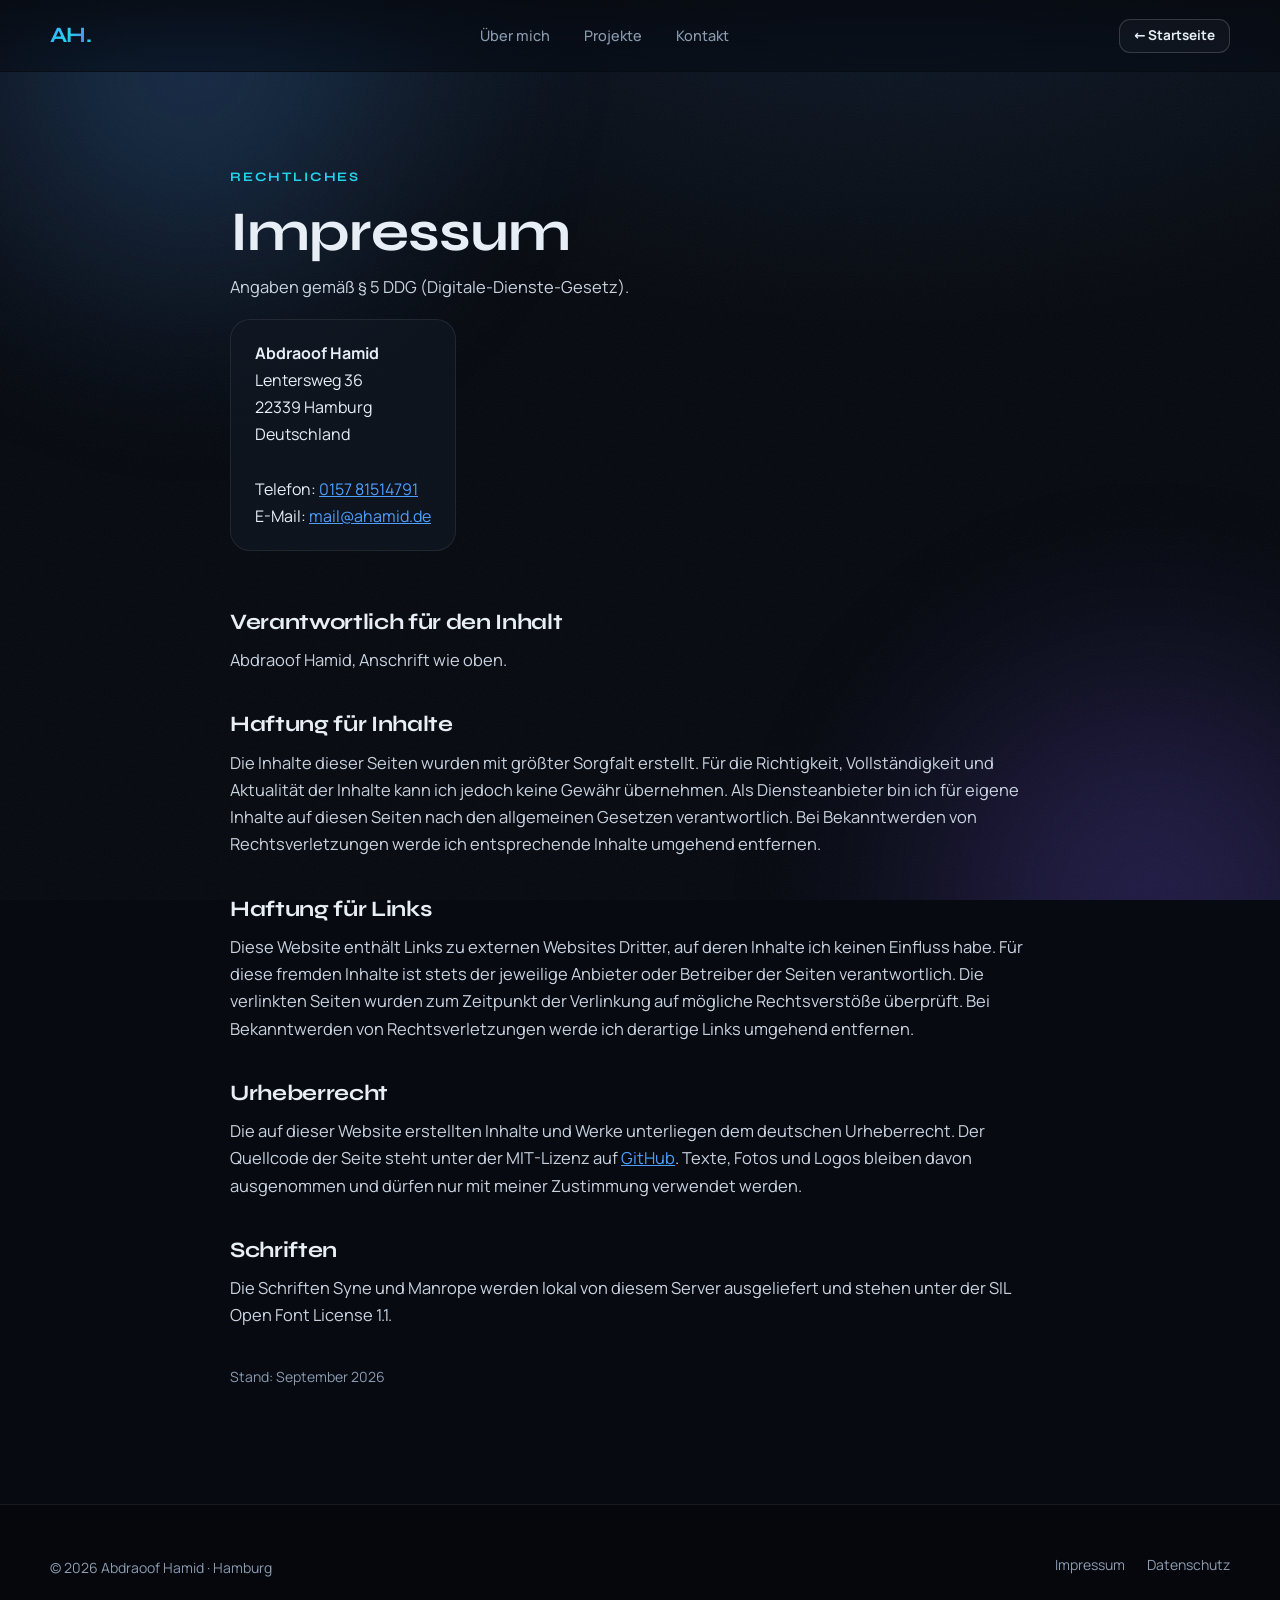
<file: impressum.html>
<!doctype html>
<html lang="de">
<head>
<meta charset="utf-8">
<meta name="viewport" content="width=device-width, initial-scale=1">
<title>Impressum · Abdraoof Hamid</title>
<meta name="description" content="Impressum der Website ahamid.de von Abdraoof Hamid, Hamburg.">
<meta name="robots" content="noindex, follow">
<meta name="theme-color" content="#070a10">
<link rel="canonical" href="https://ahamid.de/impressum.html">
<link rel="icon" href="/favicon.svg" type="image/svg+xml">
<link rel="stylesheet" href="/assets/css/fonts.css">
<link rel="stylesheet" href="/assets/css/style.css">
</head>
<body>
<a class="skip" href="#main">Zum Inhalt springen</a>
<div class="bg" aria-hidden="true"><div class="blob b1"></div><div class="blob b2"></div><div class="grain"></div></div>

<header class="nav">
  <div class="wrap nav-inner">
    <a class="logo" href="/" aria-label="Zur Startseite"><span class="logo-mark">AH</span><span class="logo-dot">.</span></a>
    <nav aria-label="Hauptnavigation">
      <ul class="menu">
        <li><a href="/#about">Über mich</a></li>
        <li><a href="/#projects">Projekte</a></li>
        <li><a href="/#contact">Kontakt</a></li>
      </ul>
    </nav>
    <div class="nav-actions"><a class="btn btn-ghost btn-sm" href="/">← Startseite</a></div>
  </div>
</header>

<main id="main" class="page">
  <div class="wrap">
    <span class="eyebrow">Rechtliches</span>
    <h1>Impressum</h1>
    <p class="lead">Angaben gemäß § 5 DDG (Digitale-Dienste-Gesetz).</p>

    <address>
      <strong>Abdraoof Hamid</strong><br>
      Lentersweg 36<br>
      22339 Hamburg<br>
      Deutschland<br><br>
      Telefon: <a href="tel:+4915781514791">0157 81514791</a><br>
      E-Mail: <a href="mailto:mail@ahamid.de">mail@ahamid.de</a>
    </address>

    <h2>Verantwortlich für den Inhalt</h2>
    <p>Abdraoof Hamid, Anschrift wie oben.</p>

    <h2>Haftung für Inhalte</h2>
    <p>Die Inhalte dieser Seiten wurden mit größter Sorgfalt erstellt. Für die Richtigkeit, Vollständigkeit und Aktualität der Inhalte kann ich jedoch keine Gewähr übernehmen. Als Diensteanbieter bin ich für eigene Inhalte auf diesen Seiten nach den allgemeinen Gesetzen verantwortlich. Bei Bekanntwerden von Rechtsverletzungen werde ich entsprechende Inhalte umgehend entfernen.</p>

    <h2>Haftung für Links</h2>
    <p>Diese Website enthält Links zu externen Websites Dritter, auf deren Inhalte ich keinen Einfluss habe. Für diese fremden Inhalte ist stets der jeweilige Anbieter oder Betreiber der Seiten verantwortlich. Die verlinkten Seiten wurden zum Zeitpunkt der Verlinkung auf mögliche Rechtsverstöße überprüft. Bei Bekanntwerden von Rechtsverletzungen werde ich derartige Links umgehend entfernen.</p>

    <h2>Urheberrecht</h2>
    <p>Die auf dieser Website erstellten Inhalte und Werke unterliegen dem deutschen Urheberrecht. Der Quellcode der Seite steht unter der MIT-Lizenz auf <a href="https://github.com/hamid49174/ahamid.de" target="_blank" rel="noopener">GitHub</a>. Texte, Fotos und Logos bleiben davon ausgenommen und dürfen nur mit meiner Zustimmung verwendet werden.</p>

    <h2>Schriften</h2>
    <p>Die Schriften Syne und Manrope werden lokal von diesem Server ausgeliefert und stehen unter der SIL Open Font License 1.1.</p>

    <p class="updated">Stand: September 2026</p>
  </div>
</main>

<footer class="footer">
  <div class="wrap footer-inner">
    <p class="footer-note">© 2026 Abdraoof Hamid · Hamburg</p>
    <ul class="footer-links">
      <li><a href="/impressum.html">Impressum</a></li>
      <li><a href="/datenschutz.html">Datenschutz</a></li>
    </ul>
  </div>
</footer>
<script src="/assets/js/main.js" defer></script>
</body>
</html>
</file>
<file: assets/css/fonts.css>
/* Selbst gehostete Schriften (Google Fonts, SIL OFL 1.1) - kein Request an Google. Variable Fonts, Latin-Subset. */
@font-face {
  font-family: 'Manrope';
  font-style: normal;
  font-weight: 400 800;
  font-display: swap;
  src: url(../fonts/manrope-latin.woff2) format('woff2');
  unicode-range: U+0000-00FF, U+0131, U+0152-0153, U+02BB-02BC, U+02C6, U+02DA, U+02DC, U+0304, U+0308, U+0329, U+2000-206F, U+20AC, U+2122, U+2191, U+2193, U+2212, U+2215, U+FEFF, U+FFFD;
}
@font-face {
  font-family: 'Syne';
  font-style: normal;
  font-weight: 700 800;
  font-display: swap;
  src: url(../fonts/syne-latin.woff2) format('woff2');
  unicode-range: U+0000-00FF, U+0131, U+0152-0153, U+02BB-02BC, U+02C6, U+02DA, U+02DC, U+0304, U+0308, U+0329, U+2000-206F, U+20AC, U+2122, U+2191, U+2193, U+2212, U+2215, U+FEFF, U+FFFD;
}
</file>
<file: assets/css/style.css>
/* ============================================================
   ahamid.de – Portfolio Abdraoof Hamid
   Dark, bold, animated. Effekte nur über transform/opacity,
   prefers-reduced-motion wird respektiert.
   ============================================================ */

:root {
  --bg: #070a10;
  --bg-2: #0b0f17;
  --panel: rgba(17, 24, 35, .72);
  --panel-solid: #111823;
  --ink: #e8eef6;
  --muted: #8b9bb0;
  --line: rgba(255, 255, 255, .08);
  --line-strong: rgba(255, 255, 255, .16);
  --accent: #4d9fff;
  --accent-2: #7c5cff;
  --accent-3: #22d3ee;
  --green: #34d399;
  --grad: linear-gradient(120deg, var(--accent) 0%, var(--accent-3) 50%, var(--accent-2) 100%);
  --radius: 20px;
  --radius-sm: 12px;
  --shadow: 0 30px 80px rgba(0, 0, 0, .45);
  --font-display: 'Syne', ui-sans-serif, system-ui, -apple-system, 'Segoe UI', Roboto, sans-serif;
  --font-body: 'Manrope', ui-sans-serif, system-ui, -apple-system, 'Segoe UI', Roboto, sans-serif;
  --ease: cubic-bezier(.22, 1, .36, 1);
  --nav-h: 72px;
}

*, *::before, *::after { box-sizing: border-box; }
html { scroll-behavior: smooth; -webkit-text-size-adjust: 100%; }
@media (prefers-reduced-motion: reduce) { html { scroll-behavior: auto; } }

body {
  margin: 0;
  background: var(--bg);
  color: var(--ink);
  font: 400 16px/1.65 var(--font-body);
  overflow-x: hidden;
  min-height: 100vh;
}
body.no-cursor, body.no-cursor a, body.no-cursor button { cursor: none; }

img { max-width: 100%; display: block; }
a { color: inherit; }
h1, h2, h3 { font-family: var(--font-display); letter-spacing: -.015em; line-height: 1.06; margin: 0; }
h2 { font-size: clamp(30px, 4.6vw, 52px); font-weight: 700; }
h3 { font-size: clamp(19px, 2vw, 24px); font-weight: 700; }
p { margin: 0 0 1em; }
ul, ol { margin: 0; padding: 0; list-style: none; }
code { font-family: ui-monospace, SFMono-Regular, Menlo, Consolas, monospace; font-size: .92em; background: rgba(255,255,255,.06); padding: .1em .4em; border-radius: 6px; }

.wrap { width: min(1180px, 100% - 48px); margin-inline: auto; }
@media (max-width: 640px) { .wrap { width: min(1180px, 100% - 32px); } }

.grad {
  background: var(--grad);
  -webkit-background-clip: text;
  background-clip: text;
  color: transparent;
  background-size: 200% 200%;
  animation: gradShift 8s ease infinite;
}
@keyframes gradShift { 0%,100% { background-position: 0% 50%; } 50% { background-position: 100% 50%; } }

.skip {
  position: absolute; left: 16px; top: -60px; z-index: 100;
  background: var(--accent); color: #fff; padding: 10px 14px; border-radius: 10px; text-decoration: none;
  transition: top .2s;
}
.skip:focus { top: 16px; }

:focus-visible { outline: 2px solid var(--accent); outline-offset: 3px; border-radius: 6px; }

/* ---------- Scroll-Fortschritt ---------- */
.progress { position: fixed; inset: 0 0 auto 0; height: 3px; z-index: 90; background: transparent; }
.progress span { display: block; height: 100%; width: 100%; background: var(--grad); transform-origin: left; transform: scaleX(0); }

/* ---------- Custom Cursor ---------- */
.cursor {
  position: fixed; left: 0; top: 0; z-index: 95; pointer-events: none;
  width: 22px; height: 22px; border-radius: 50%;
  border: 1.5px solid rgba(77, 159, 255, .9);
  transform: translate(-50%, -50%);
  transition: width .25s var(--ease), height .25s var(--ease), background .25s, border-color .25s;
  mix-blend-mode: screen; display: none;
}
.cursor::after {
  content: ""; position: absolute; inset: -18px; border-radius: 50%;
  background: radial-gradient(circle, rgba(77,159,255,.28), transparent 70%);
}
.cursor.is-hover { width: 56px; height: 56px; background: rgba(77,159,255,.12); border-color: rgba(34,211,238,.9); }
@media (pointer: fine) { body.no-cursor .cursor { display: block; } }

/* ---------- Hintergrund ---------- */
.bg { position: fixed; inset: 0; z-index: -1; overflow: hidden; background: radial-gradient(1200px 700px at 70% -10%, rgba(77,159,255,.12), transparent 60%), var(--bg); }
.blob {
  position: absolute; width: 60vmax; height: 60vmax; border-radius: 50%;
  filter: blur(90px); opacity: .32; will-change: transform;
  animation: drift 26s ease-in-out infinite alternate;
}
.b1 { background: radial-gradient(circle, #4d9fff, transparent 60%); top: -25vmax; left: -15vmax; }
.b2 { background: radial-gradient(circle, #7c5cff, transparent 60%); bottom: -30vmax; right: -20vmax; animation-duration: 32s; animation-delay: -8s; }
.b3 { background: radial-gradient(circle, #22d3ee, transparent 60%); top: 30%; left: 55%; width: 40vmax; height: 40vmax; opacity: .18; animation-duration: 38s; animation-delay: -16s; }
@keyframes drift {
  0% { transform: translate3d(0,0,0) scale(1); }
  50% { transform: translate3d(8vw, -6vh, 0) scale(1.12); }
  100% { transform: translate3d(-6vw, 8vh, 0) scale(.95); }
}
#net { position: absolute; inset: 0; width: 100%; height: 100%; opacity: .55; }
.grain {
  position: absolute; inset: -50%; opacity: .045; pointer-events: none;
  background-image: url("data:image/svg+xml,%3Csvg xmlns='http://www.w3.org/2000/svg' width='160' height='160'%3E%3Cfilter id='n'%3E%3CfeTurbulence type='fractalNoise' baseFrequency='.9' numOctaves='2' stitchTiles='stitch'/%3E%3C/filter%3E%3Crect width='100%25' height='100%25' filter='url(%23n)'/%3E%3C/svg%3E");
  animation: grain 1.2s steps(6) infinite;
}
@keyframes grain { 0%,100% { transform: translate(0,0); } 20% { transform: translate(-3%,2%); } 40% { transform: translate(2%,-4%); } 60% { transform: translate(-4%,-1%); } 80% { transform: translate(3%,3%); } }

/* ---------- Navigation ---------- */
.nav {
  position: sticky; top: 0; z-index: 80; height: var(--nav-h);
  backdrop-filter: blur(16px) saturate(140%); -webkit-backdrop-filter: blur(16px) saturate(140%);
  background: linear-gradient(to bottom, rgba(7,10,16,.85), rgba(7,10,16,.55));
  border-bottom: 1px solid transparent;
  transition: border-color .3s, background .3s;
}
.nav.scrolled { border-bottom-color: var(--line); background: rgba(7,10,16,.82); }
.nav-inner { height: 100%; display: flex; align-items: center; justify-content: space-between; gap: 24px; }
.logo { display: inline-flex; align-items: baseline; text-decoration: none; font-family: var(--font-display); font-weight: 700; font-size: 22px; letter-spacing: -.03em; }
.logo-mark { background: var(--grad); -webkit-background-clip: text; background-clip: text; color: transparent; }
.logo-dot { color: var(--accent-3); }
.menu { display: flex; gap: 6px; }
.menu a {
  display: block; padding: 10px 14px; border-radius: 10px; text-decoration: none; color: var(--muted);
  font-weight: 500; font-size: 14.5px; position: relative; transition: color .2s, background .2s;
}
.menu a:hover, .menu a.active { color: var(--ink); background: rgba(255,255,255,.05); }
.menu a.active::after { content: ""; position: absolute; left: 14px; right: 14px; bottom: 5px; height: 2px; border-radius: 2px; background: var(--grad); }
.nav-actions { display: flex; align-items: center; gap: 10px; }
.burger { display: none; width: 44px; height: 44px; border: 1px solid var(--line); background: transparent; border-radius: 12px; flex-direction: column; gap: 5px; align-items: center; justify-content: center; cursor: pointer; }
.burger span { width: 20px; height: 2px; background: var(--ink); border-radius: 2px; transition: transform .3s var(--ease), opacity .2s; }
.burger[aria-expanded="true"] span:nth-child(1) { transform: translateY(7px) rotate(45deg); }
.burger[aria-expanded="true"] span:nth-child(2) { opacity: 0; }
.burger[aria-expanded="true"] span:nth-child(3) { transform: translateY(-7px) rotate(-45deg); }

@media (max-width: 900px) {
  .burger { display: flex; }
  .menu {
    position: fixed; top: var(--nav-h); left: 0; right: 0; flex-direction: column; gap: 4px;
    padding: 16px 20px 24px; background: rgba(7,10,16,.96); border-bottom: 1px solid var(--line);
    transform: translateY(-8px); opacity: 0; pointer-events: none; transition: opacity .25s, transform .25s var(--ease);
  }
  .menu.open { opacity: 1; transform: none; pointer-events: auto; }
  .menu a { font-size: 18px; padding: 14px 16px; }
  .nav-actions .btn { display: none; }
}

/* ---------- Buttons ---------- */
.btn {
  display: inline-flex; align-items: center; gap: 10px; text-decoration: none; cursor: pointer;
  font: 700 15px/1 var(--font-body); color: var(--ink);
  padding: 14px 22px; border-radius: 14px; border: 1px solid var(--line-strong); background: rgba(255,255,255,.03);
  transition: transform .25s var(--ease), border-color .25s, background .25s, box-shadow .25s;
  will-change: transform; position: relative; overflow: hidden;
}
.btn svg { width: 18px; height: 18px; }
.btn:hover { border-color: var(--accent); background: rgba(77,159,255,.08); transform: translateY(-2px); }
.btn-primary { background: var(--grad); border-color: transparent; color: #fff; box-shadow: 0 12px 30px rgba(77,159,255,.28); }
.btn-primary:hover { box-shadow: 0 18px 40px rgba(77,159,255,.4); background: var(--grad); }
.btn-primary::before {
  content: ""; position: absolute; inset: 0; background: linear-gradient(115deg, transparent 30%, rgba(255,255,255,.45) 50%, transparent 70%);
  transform: translateX(-120%); transition: transform .8s var(--ease);
}
.btn-primary:hover::before { transform: translateX(120%); }
.btn-sm { padding: 9px 14px; font-size: 13.5px; border-radius: 11px; }
.btn-lg { padding: 18px 28px; font-size: 16.5px; border-radius: 16px; }
.btn .arrow { transition: transform .25s var(--ease); }
.btn:hover .arrow { transform: translateX(4px); }

/* ---------- Hero ---------- */
.hero { position: relative; min-height: min(calc(100vh - var(--nav-h)), 860px); display: flex; align-items: center; padding: 56px 0 80px; }
.hero-grid { display: grid; grid-template-columns: 1.15fr .85fr; gap: 48px; align-items: center; }
.pill {
  display: inline-flex; align-items: center; gap: 10px; font-size: 13px; font-weight: 500; letter-spacing: .02em;
  color: var(--muted); border: 1px solid var(--line); border-radius: 999px; padding: 8px 14px 8px 10px; margin-bottom: 26px;
  background: rgba(255,255,255,.03);
}
.pulse { width: 9px; height: 9px; border-radius: 50%; background: var(--green); box-shadow: 0 0 0 0 rgba(52,211,153,.6); animation: pulse 2s infinite; }
@keyframes pulse { 0% { box-shadow: 0 0 0 0 rgba(52,211,153,.6); } 70% { box-shadow: 0 0 0 10px rgba(52,211,153,0); } 100% { box-shadow: 0 0 0 0 rgba(52,211,153,0); } }
.hero h1 { font-size: clamp(46px, 8vw, 100px); font-weight: 800; line-height: .94; letter-spacing: -.03em; margin-bottom: 22px; }
.role { font-family: var(--font-display); font-size: clamp(20px, 2.6vw, 30px); font-weight: 700; margin: 0 0 22px; display: flex; align-items: center; flex-wrap: wrap; gap: 0 12px; min-height: 1.4em; }
.role-fixed { color: var(--muted); }
.type { color: var(--ink); }
.caret { display: inline-block; width: 3px; height: 1.1em; background: var(--accent-3); margin-left: 2px; animation: blink 1s steps(2) infinite; border-radius: 2px; }
@keyframes blink { 50% { opacity: 0; } }
.lead { color: var(--muted); font-size: clamp(16px, 1.4vw, 18.5px); max-width: 56ch; }
.cta { display: flex; flex-wrap: wrap; gap: 12px; margin: 30px 0 38px; }
.hero-meta { display: flex; flex-wrap: wrap; gap: 28px 40px; }
.hero-meta li { display: flex; flex-direction: column; gap: 2px; }
.hero-meta strong { font-family: var(--font-display); font-size: 20px; }
.hero-meta span { color: var(--muted); font-size: 13.5px; }

.hero-visual { position: relative; display: grid; place-items: center; min-height: 480px; }
.portrait {
  position: relative; width: min(380px, 80vw); aspect-ratio: 1; border-radius: 32px; overflow: hidden;
  box-shadow: var(--shadow); transform-style: preserve-3d;
}
.portrait img { width: 100%; height: 100%; object-fit: cover; }
.portrait-ring {
  position: absolute; inset: -2px; border-radius: 34px; padding: 2px; z-index: 2; pointer-events: none;
  background: conic-gradient(from var(--a, 0deg), var(--accent), var(--accent-2), var(--accent-3), var(--accent));
  -webkit-mask: linear-gradient(#000 0 0) content-box, linear-gradient(#000 0 0); mask: linear-gradient(#000 0 0) content-box, linear-gradient(#000 0 0);
  -webkit-mask-composite: xor; mask-composite: exclude;
  animation: spin 6s linear infinite;
}
@property --a { syntax: '<angle>'; inherits: false; initial-value: 0deg; }
@keyframes spin { to { --a: 360deg; } }
.shine {
  position: absolute; inset: 0; z-index: 3; pointer-events: none;
  background: linear-gradient(115deg, transparent 35%, rgba(255,255,255,.22) 50%, transparent 65%);
  transform: translateX(-120%); animation: shineSweep 6s var(--ease) infinite 1.5s;
}
@keyframes shineSweep { 0%, 60% { transform: translateX(-120%); } 85%, 100% { transform: translateX(120%); } }

.float {
  position: absolute; z-index: 4; animation: floaty 6s ease-in-out infinite;
  box-shadow: 0 20px 40px rgba(0,0,0,.4);
}
.chip {
  display: inline-flex; align-items: center; gap: 8px; padding: 10px 14px; border-radius: 999px;
  background: rgba(17,24,35,.9); border: 1px solid var(--line-strong); font-weight: 600; font-size: 14px;
  backdrop-filter: blur(10px);
}
.chip .dot { width: 9px; height: 9px; border-radius: 50%; background: var(--grad); box-shadow: 0 0 10px rgba(77,159,255,.7); }
.c1 { top: 6%; left: -4%; animation-delay: -1s; }
.c2 { top: 18%; right: 0; animation-delay: -3s; }
.c3 { bottom: 22%; left: -10%; animation-delay: -2s; }
.c4 { bottom: 8%; right: 2%; animation-delay: -4.5s; }
.card-mini {
  display: flex; flex-direction: column; gap: 2px; padding: 14px 18px; border-radius: 16px;
  background: rgba(17,24,35,.92); border: 1px solid var(--line-strong); backdrop-filter: blur(10px);
}
.c5 { top: 58%; right: -2%; animation-delay: -5.5s; }
.mini-label { font-size: 11px; letter-spacing: .08em; text-transform: uppercase; color: var(--accent-3); font-weight: 600; }
.card-mini strong { font-family: var(--font-display); font-size: 18px; }
.mini-sub { color: var(--muted); font-size: 12.5px; }
@keyframes floaty { 0%,100% { transform: translateY(0) rotate(-1deg); } 50% { transform: translateY(-14px) rotate(1deg); } }

.scroll-cue {
  position: absolute; left: 50%; bottom: 22px; transform: translateX(-50%);
  width: 26px; height: 42px; border: 2px solid var(--line-strong); border-radius: 14px; display: grid; place-items: start center; padding-top: 6px;
}
.scroll-cue span { width: 4px; height: 8px; border-radius: 2px; background: var(--accent); animation: cue 1.8s ease-in-out infinite; }
@keyframes cue { 0% { transform: translateY(0); opacity: 1; } 100% { transform: translateY(14px); opacity: 0; } }

@media (max-width: 960px) {
  .hero { padding: 40px 0 70px; min-height: 0; }
  .hero-grid { grid-template-columns: 1fr; gap: 40px; }
  .hero-visual { order: -1; min-height: 0; padding: 20px 0 10px; }
  .portrait { width: min(280px, 70vw); }
  .c1 { left: 4%; } .c3 { left: 0; } .c2 { right: 0; } .c5 { right: 0; top: 64%; } .c4 { right: 8%; }
  .scroll-cue { display: none; }
}
@media (max-width: 520px) { .c3, .c4 { display: none; } .card-mini { padding: 10px 14px; } }

/* ---------- Marquee ---------- */
.marquee { overflow: hidden; border-block: 1px solid var(--line); background: rgba(255,255,255,.02); padding: 16px 0; -webkit-mask: linear-gradient(90deg, transparent, #000 10%, #000 90%, transparent); mask: linear-gradient(90deg, transparent, #000 10%, #000 90%, transparent); }
.marquee-track { display: flex; gap: 28px; width: max-content; animation: marquee 40s linear infinite; font-family: var(--font-display); font-weight: 500; font-size: 15px; color: var(--muted); white-space: nowrap; }
.marquee-track i { color: var(--accent); font-style: normal; }
.marquee:hover .marquee-track { animation-play-state: paused; }
@keyframes marquee { to { transform: translateX(-50%); } }

/* ---------- Sections ---------- */
.section { padding: clamp(80px, 10vw, 140px) 0; position: relative; }
.section-head { max-width: 760px; margin-bottom: clamp(36px, 5vw, 64px); }
.eyebrow { display: inline-block; font-family: var(--font-display); font-size: 13px; letter-spacing: .14em; text-transform: uppercase; color: var(--accent-3); margin-bottom: 14px; font-weight: 600; }
.section-sub { color: var(--muted); margin-top: 14px; font-size: 17px; }

/* ---------- Reveal (nur wenn JS aktiv ist, sonst sofort sichtbar) ---------- */
.js .reveal { opacity: 0; transform: translateY(28px); transition: opacity .8s var(--ease), transform .8s var(--ease); }
.js .reveal.in { opacity: 1; transform: none; }
/* Hero: reine CSS-Animation, unabhängig von JS */
.rise { animation: rise .9s var(--ease) both; }
@keyframes rise { from { opacity: 0; transform: translateY(26px); } to { opacity: 1; transform: none; } }
.rise.d1 { animation-delay: .1s; } .rise.d2 { animation-delay: .2s; } .rise.d3 { animation-delay: .3s; } .rise.d4 { animation-delay: .4s; } .rise.d5 { animation-delay: .5s; }
.d1 { transition-delay: .08s; } .d2 { transition-delay: .16s; } .d3 { transition-delay: .24s; } .d4 { transition-delay: .32s; } .d5 { transition-delay: .4s; }

/* ---------- Karten / Tilt ---------- */
.tilt { transform-style: preserve-3d; will-change: transform; transition: transform .35s var(--ease), box-shadow .35s; }
.tilt.is-tilting { transition: none; }
.card-base, .skill, .stat, .tl-card, .project, .edu {
  background: var(--panel); border: 1px solid var(--line); border-radius: var(--radius);
  backdrop-filter: blur(12px); -webkit-backdrop-filter: blur(12px);
  position: relative; overflow: hidden;
}
.skill::before, .stat::before, .tl-card::before, .project::before, .edu::before {
  content: ""; position: absolute; inset: 0; pointer-events: none; opacity: 0; transition: opacity .35s;
  background: radial-gradient(600px circle at var(--mx, 50%) var(--my, 50%), rgba(77,159,255,.14), transparent 40%);
}
.skill:hover::before, .stat:hover::before, .tl-card:hover::before, .project:hover::before, .edu:hover::before { opacity: 1; }

/* ---------- Über mich ---------- */
.about-grid { display: grid; grid-template-columns: minmax(0, 760px); gap: 48px; align-items: start; }
.about-text p { font-size: 17.5px; color: #c9d3e0; }
.about-text a { color: var(--accent); text-decoration: none; border-bottom: 1px solid rgba(77,159,255,.4); }
.facts { display: grid; grid-template-columns: repeat(2, 1fr); gap: 12px; margin-top: 28px; }
.fact { padding: 14px 16px; border-radius: var(--radius-sm); border: 1px solid var(--line); background: rgba(255,255,255,.02); display: flex; flex-direction: column; gap: 2px; }
.fact-k { font-size: 12px; letter-spacing: .08em; text-transform: uppercase; color: var(--muted); }
.fact-v { font-weight: 600; font-size: 15px; }
.stats { display: grid; grid-template-columns: repeat(2, 1fr); gap: 14px; }
.stat { padding: 26px 22px; display: flex; flex-direction: column; gap: 8px; }
.num { font-family: var(--font-display); font-size: clamp(38px, 4vw, 54px); font-weight: 700; line-height: 1; background: var(--grad); -webkit-background-clip: text; background-clip: text; color: transparent; }
.stat-l { color: var(--muted); font-size: 14px; line-height: 1.45; }
@media (max-width: 900px) { .about-grid { grid-template-columns: 1fr; } }
@media (max-width: 480px) { .facts, .stats { grid-template-columns: 1fr; } }

/* ---------- Skills ---------- */
.skills-grid { display: grid; grid-template-columns: repeat(3, 1fr); gap: 18px; }
.skill { padding: 28px 26px; }
.skill-ico { margin-bottom: 14px; width: 54px; height: 54px; display: grid; place-items: center; border-radius: 16px; background: rgba(77,159,255,.1); border: 1px solid rgba(77,159,255,.2); color: var(--accent-3); }
.skill-ico svg { width: 26px; height: 26px; }
.skill h3 { margin-bottom: 14px; font-size: 20px; }
.tags { display: flex; flex-wrap: wrap; gap: 8px; }
.tags li { font-size: 13px; font-weight: 500; padding: 6px 11px; border-radius: 999px; border: 1px solid var(--line-strong); background: rgba(255,255,255,.03); transition: border-color .2s, transform .2s var(--ease), background .2s; }
.tags li:hover { border-color: var(--accent); background: rgba(77,159,255,.1); transform: translateY(-2px); }
.tags-dark li { background: rgba(0,0,0,.25); }
.langs li { display: flex; justify-content: space-between; padding: 10px 0; border-bottom: 1px solid var(--line); font-weight: 500; }
.langs li:last-child { border-bottom: 0; }
.langs em { font-style: normal; color: var(--muted); font-size: 14px; }
@media (max-width: 960px) { .skills-grid { grid-template-columns: repeat(2, 1fr); } }
@media (max-width: 600px) { .skills-grid { grid-template-columns: 1fr; } }

/* ---------- Timeline ---------- */
.timeline { position: relative; display: grid; gap: 22px; padding-left: 0; }
.timeline::before {
  content: ""; position: absolute; left: 156px; top: 0; bottom: 0; width: 2px; background: var(--line);
}
.timeline::after {
  content: ""; position: absolute; left: 156px; top: 0; width: 2px; height: var(--tl, 0%); background: var(--grad);
  box-shadow: 0 0 18px rgba(77,159,255,.6); transition: height .2s linear;
}
.tl-item { display: grid; grid-template-columns: 130px 1fr; gap: 52px; position: relative; }
.tl-item::before {
  content: ""; position: absolute; left: 150px; top: 26px; width: 14px; height: 14px; border-radius: 50%;
  background: var(--bg); border: 3px solid var(--accent); z-index: 2; box-shadow: 0 0 0 6px rgba(77,159,255,.15);
}
.tl-date { font-family: var(--font-display); font-weight: 600; color: var(--muted); padding-top: 24px; text-align: right; font-size: 15px; }
.tl-card { padding: 24px 26px; }
.tl-tag { display: inline-block; font-size: 11.5px; font-weight: 600; letter-spacing: .08em; text-transform: uppercase; color: var(--accent); background: rgba(77,159,255,.12); padding: 5px 10px; border-radius: 999px; margin-bottom: 12px; }
.tl-tag-ai { color: var(--accent-2); background: rgba(124,92,255,.14); }
.tl-tag-green { color: var(--green); background: rgba(52,211,153,.12); }
.tl-card h3 { font-size: 19px; margin-bottom: 4px; }
.tl-org { color: var(--muted); font-size: 14px; margin-bottom: 12px; }
.tl-card ul { display: grid; gap: 6px; }
.tl-card ul li { position: relative; padding-left: 18px; color: #c9d3e0; font-size: 15.5px; }
.tl-card ul li::before { content: ""; position: absolute; left: 0; top: .62em; width: 8px; height: 2px; background: var(--accent); border-radius: 2px; }
@media (max-width: 760px) {
  .timeline::before, .timeline::after { left: 8px; }
  .tl-item { grid-template-columns: 1fr; gap: 8px; padding-left: 34px; }
  .tl-item::before { left: 2px; top: 6px; }
  .tl-date { text-align: left; padding-top: 0; }
}

/* ---------- Projekte ---------- */
.projects { display: grid; grid-template-columns: repeat(3, 1fr); gap: 18px; }
.project { padding: 28px 26px; display: flex; flex-direction: column; gap: 14px; }
.project-featured { grid-column: span 3; display: grid; grid-template-columns: 1.1fr .9fr; gap: 20px 40px; padding: 36px; }
.project-featured > * { grid-column: 1; }
.project-featured .project-shot { grid-column: 2; grid-row: 1 / span 6; align-self: center; }
.project-glow { position: absolute; inset: auto -20% -40% auto; width: 60%; aspect-ratio: 1; border-radius: 50%; background: radial-gradient(circle, rgba(124,92,255,.35), transparent 60%); filter: blur(40px); pointer-events: none; }
.project-head { display: flex; justify-content: space-between; align-items: center; gap: 12px; }
.project-kind { font-size: 12px; font-weight: 600; letter-spacing: .1em; text-transform: uppercase; color: var(--accent-3); }
.project h3 { font-size: clamp(22px, 2.4vw, 34px); }
.project-lead { font-size: 17px; color: #c9d3e0; }
.project p { color: #c9d3e0; margin: 0; }
.project-points { display: grid; gap: 8px; }
.project-points li { position: relative; padding-left: 20px; color: #c9d3e0; font-size: 15.5px; }
.project-points li::before { content: "◆"; position: absolute; left: 0; top: 0; color: var(--accent); font-size: 10px; line-height: 2.3; }
.icon-link { width: 38px; height: 38px; display: grid; place-items: center; border-radius: 10px; border: 1px solid var(--line-strong); text-decoration: none; font-size: 18px; transition: border-color .2s, transform .2s var(--ease), background .2s; }
.icon-link:hover { border-color: var(--accent); background: rgba(77,159,255,.1); transform: translate(2px, -2px); }

.project-shot { position: relative; margin: 0; border-radius: 16px; border: 1px solid var(--line-strong); background: #0a0f18; overflow: hidden; box-shadow: var(--shadow); transform: translateZ(30px); }
.project-shot img { display: block; width: 100%; height: auto; }
.shot-bar { display: flex; gap: 6px; padding: 12px 14px; border-bottom: 1px solid var(--line); }
.shot-bar span { width: 10px; height: 10px; border-radius: 50%; background: rgba(255,255,255,.14); }
.shot-bar span:nth-child(1) { background: #ff5f57; } .shot-bar span:nth-child(2) { background: #febc2e; } .shot-bar span:nth-child(3) { background: #28c840; }
.shot-body { padding: 22px; display: grid; gap: 14px; }
.shot-line { height: 10px; border-radius: 6px; background: linear-gradient(90deg, rgba(255,255,255,.12), rgba(255,255,255,.05)); }
.w40 { width: 40%; } .w60 { width: 60%; } .w70 { width: 70%; } .w80 { width: 80%; }
.shot-chip { padding: 12px 14px; border-radius: 10px; background: rgba(77,159,255,.12); border: 1px solid rgba(77,159,255,.3); font-family: ui-monospace, Consolas, monospace; font-size: 13px; color: #cfe4ff; }
.shot-note { position: absolute; right: 12px; bottom: 12px; font-size: 11px; letter-spacing: .08em; text-transform: uppercase; color: var(--muted); border: 1px dashed var(--line-strong); padding: 4px 8px; border-radius: 6px; }

.project-roadmap { border-style: dashed; background: rgba(255,255,255,.015); }
.roadmap { display: grid; gap: 12px; }
.roadmap li { display: flex; flex-direction: column; gap: 2px; padding: 12px 14px; border-radius: var(--radius-sm); background: rgba(255,255,255,.03); border: 1px solid var(--line); }
.roadmap strong { font-size: 15px; }
.roadmap span { color: var(--muted); font-size: 13.5px; }
@media (max-width: 960px) {
  .projects { grid-template-columns: 1fr 1fr; }
  .project-featured { grid-column: span 2; grid-template-columns: 1fr; padding: 28px 24px; }
  .project-featured > *, .project-featured .project-shot { grid-column: 1; grid-row: auto; }
}
@media (max-width: 640px) { .projects { grid-template-columns: 1fr; } .project-featured { grid-column: span 1; } }

/* ---------- Webdesign-Galerie ---------- */
.work-grid { display: grid; grid-template-columns: repeat(2, 1fr); gap: 22px; }
.work { margin: 0; background: var(--panel); border: 1px solid var(--line); border-radius: var(--radius); overflow: hidden; position: relative; backdrop-filter: blur(12px); -webkit-backdrop-filter: blur(12px); }
.work::before { content: ""; position: absolute; inset: 0; pointer-events: none; opacity: 0; transition: opacity .35s; background: radial-gradient(600px circle at var(--mx, 50%) var(--my, 50%), rgba(77,159,255,.14), transparent 40%); z-index: 1; }
.work:hover::before { opacity: 1; }
.work img { width: 100%; height: auto; display: block; transform: scale(1.001); transition: transform .6s var(--ease); }
.work:hover img { transform: scale(1.03); }
.work figcaption { display: flex; flex-direction: column; gap: 3px; padding: 16px 20px 18px; border-top: 1px solid var(--line); }
.work figcaption strong { font-family: var(--font-display); font-size: 18px; }
.work figcaption span { color: var(--muted); font-size: 14px; }
@media (max-width: 760px) { .work-grid { grid-template-columns: 1fr; } }

/* ---------- Bildung ---------- */
.edu-grid { display: grid; grid-template-columns: repeat(3, 1fr); gap: 18px; }
.edu { padding: 26px 24px; }
.edu-when { display: inline-block; font-family: var(--font-display); font-size: 13px; font-weight: 600; color: var(--accent); margin-bottom: 12px; }
.edu-cert .edu-when { color: var(--accent-2); }
.edu h3 { font-size: 19px; margin-bottom: 6px; }
.edu p { color: var(--muted); margin: 0; font-size: 15px; }
@media (max-width: 960px) { .edu-grid { grid-template-columns: 1fr 1fr; } }
@media (max-width: 600px) { .edu-grid { grid-template-columns: 1fr; } }

/* ---------- Kontakt ---------- */
.contact-card {
  position: relative; overflow: hidden; text-align: center; padding: clamp(48px, 7vw, 96px) clamp(24px, 5vw, 80px);
  border-radius: 32px; border: 1px solid var(--line-strong); background: linear-gradient(180deg, rgba(17,24,35,.9), rgba(11,15,23,.9));
}
.contact-glow { position: absolute; inset: -40% -20% auto -20%; height: 120%; background: radial-gradient(ellipse at 50% 0%, rgba(77,159,255,.28), transparent 60%); pointer-events: none; animation: breathe 7s ease-in-out infinite; }
@keyframes breathe { 0%,100% { opacity: .7; transform: scale(1); } 50% { opacity: 1; transform: scale(1.06); } }
.contact-card > * { position: relative; }
.contact-card .lead { margin: 18px auto 34px; }
.contact-actions { display: flex; flex-wrap: wrap; justify-content: center; gap: 12px; }
.contact-foot { color: var(--muted); font-size: 14px; margin: 28px 0 0; }

/* ---------- Footer ---------- */
.footer { border-top: 1px solid var(--line); padding: 40px 0 48px; background: rgba(0,0,0,.25); }
.footer-inner { display: flex; justify-content: space-between; gap: 24px; flex-wrap: wrap; align-items: flex-start; }
.footer-note { color: var(--muted); font-size: 14px; margin: 12px 0 0; line-height: 1.6; }
.footer-links { display: flex; flex-wrap: wrap; gap: 6px 22px; padding-top: 6px; }
.footer-links a { color: var(--muted); text-decoration: none; font-size: 14px; transition: color .2s; }
.footer-links a:hover { color: var(--ink); }

/* ---------- Toast ---------- */
.toast {
  position: fixed; left: 50%; bottom: 28px; transform: translate(-50%, 20px); opacity: 0; pointer-events: none; z-index: 99;
  background: var(--panel-solid); border: 1px solid var(--line-strong); color: var(--ink); padding: 12px 18px; border-radius: 12px; font-weight: 500; font-size: 14.5px;
  box-shadow: var(--shadow); transition: opacity .3s, transform .3s var(--ease);
}
.toast.show { opacity: 1; transform: translate(-50%, 0); }

/* ---------- Unterseiten (Impressum, Datenschutz, 404) ---------- */
.page { padding: clamp(48px, 7vw, 96px) 0 clamp(64px, 8vw, 120px); }
.page .wrap { max-width: 820px; }
.page h1 { font-size: clamp(34px, 5vw, 56px); font-weight: 700; margin-bottom: 12px; }
.page h2 { font-size: 22px; margin: 40px 0 12px; }
.page p, .page li { color: #c9d3e0; font-size: 16.5px; }
.page ul { list-style: disc; padding-left: 22px; display: grid; gap: 6px; }
.page a { color: var(--accent); }
.page .lead { margin-bottom: 8px; }
.page address { font-style: normal; line-height: 1.7; padding: 20px 24px; border-radius: var(--radius); border: 1px solid var(--line); background: var(--panel); display: inline-block; margin: 10px 0 20px; }
.page .back { display: inline-flex; margin-bottom: 28px; }
.page .updated { color: var(--muted); font-size: 14px; margin-top: 36px; }
.page-404 { text-align: center; min-height: calc(100vh - var(--nav-h) - 160px); display: grid; place-items: center; }
.page-404 .big { font-family: var(--font-display); font-size: clamp(96px, 20vw, 220px); font-weight: 700; line-height: 1; background: var(--grad); -webkit-background-clip: text; background-clip: text; color: transparent; }

/* ---------- Reduced Motion ---------- */
@media (prefers-reduced-motion: reduce) {
  *, *::before, *::after { animation-duration: .01ms !important; animation-iteration-count: 1 !important; transition-duration: .01ms !important; }
  .js .reveal { opacity: 1; transform: none; }
  .rise { animation: none; }
  .blob, .grain, #net, .shine, .cursor { display: none; }
  .marquee-track { animation: none; }
  .timeline::after { height: 100%; }
}
</file>
